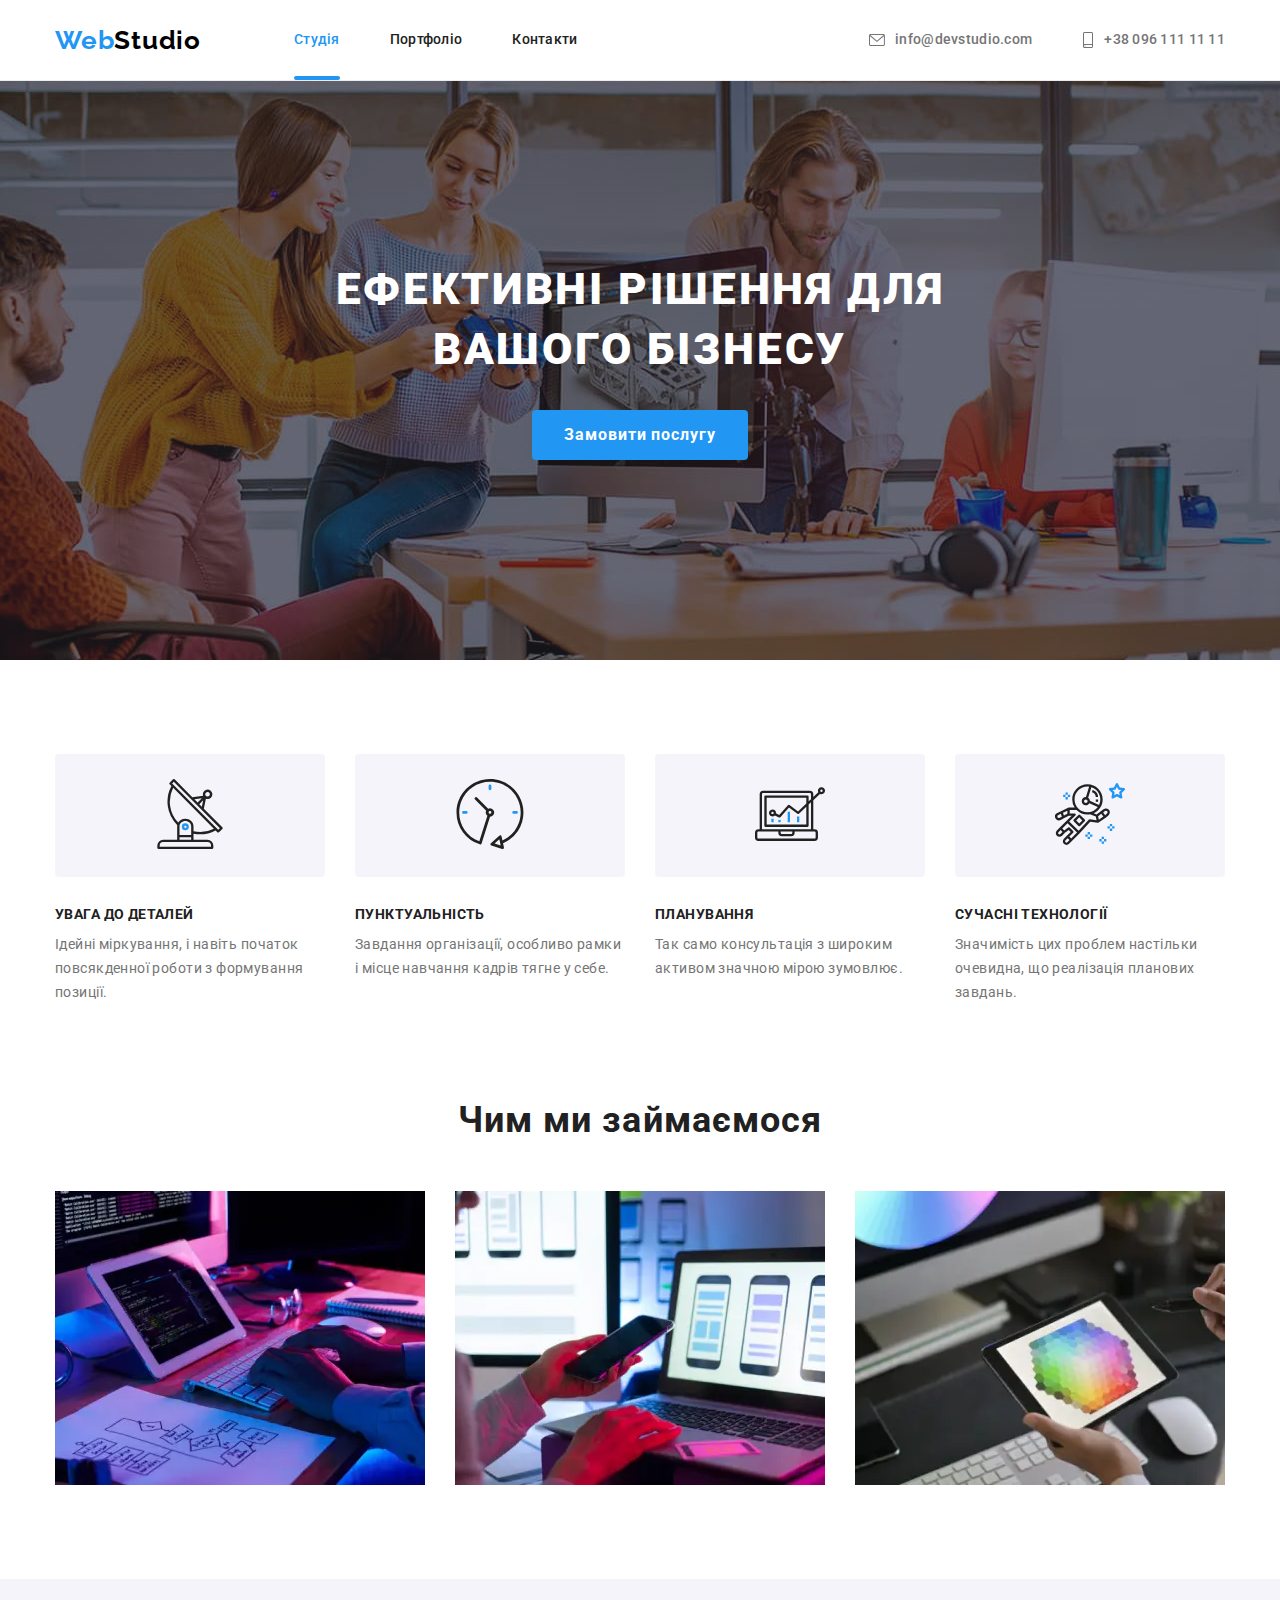
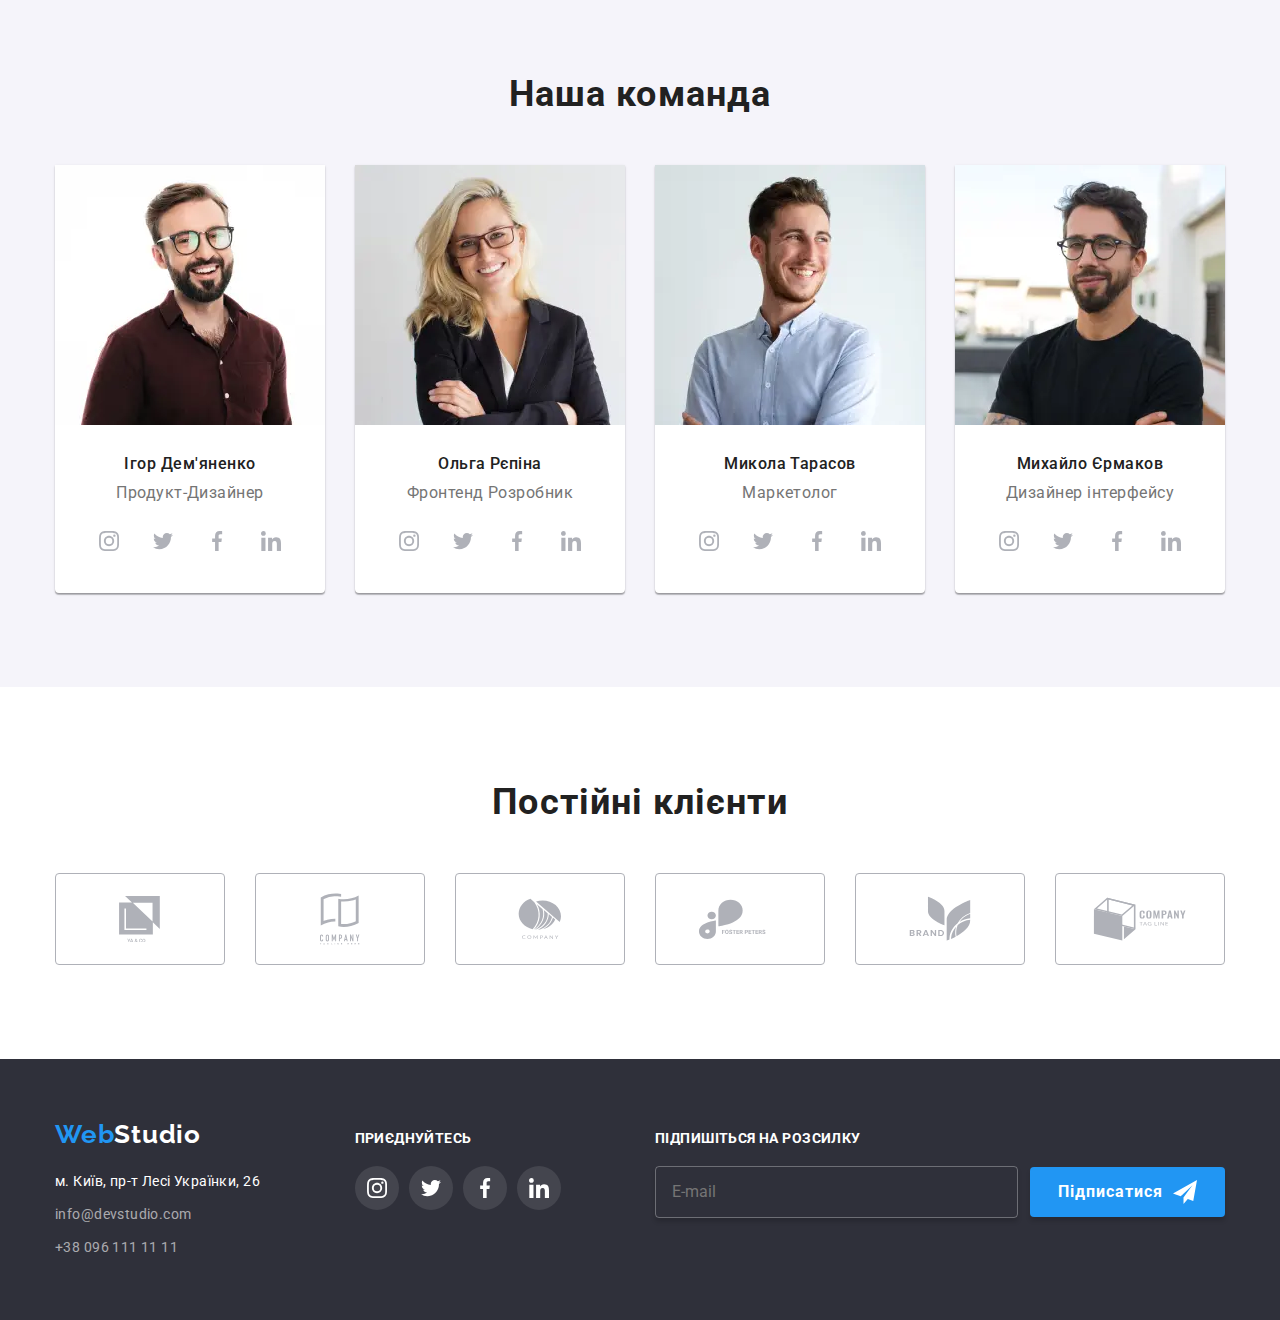
<file: index.html>
<!DOCTYPE html>
<html lang="uk">
  <head>
    <meta charset="UTF-8" />
    <meta http-equiv="X-UA-Compatible" content="IE=edge" />
    <meta name="viewport" content="width=device-width, initial-scale=1.0" />
    <title>Web Studio</title>

    <link rel="preconnect" href="https://fonts.googleapis.com" />
    <link rel="preconnect" href="https://fonts.gstatic.com" crossorigin />
    <link
      href="https://fonts.googleapis.com/css2?family=Raleway:wght@700&family=Roboto:wght@400;500;700;900&display=swap"
      rel="stylesheet"
    />

    <link rel="stylesheet" href="./css/modern-normalize.css" />

    <link rel="stylesheet" href="./css/main.min.css" />
  </head>

  <body>
    <header class="header">
      <div class="container header__container">
        <nav class="main-nav">
          <a href="./index.html" class="logo main-nav--logo"
            >Web<span class="logo__word-header">Studio</span></a
          >

          <button type="button" class="burger-btn" aria-expanded="false" data-menu-open>
            <svg
              class="burger-btn__image"
              width="24px"
              height="16px"
              aria-label="Відкривач мобільного меню"
            >
              <use class="burger-btn__burger" href="./images/icons.svg#icon-menu-burger"></use>
            </svg>
          </button>

          <div class="backdrop-menu backdrop-menu--is-hidden" data-menu>
            <div class="backdrop-menu__content">
              <button type="button" class="backdrop-menu__btn-cross" data-menu-close>
                <svg
                  class="burger-btn__image"
                  width="24px"
                  height="16px"
                  aria-label="Закривач мобільного меню"
                >
                  <use href="./images/icons.svg#icon-close-burger"></use>
                </svg>
              </button>
              <ul class="site-nav list">
                <li class="site-nav__item">
                  <a href="./index.html" class="link site-nav__link site-nav__link--current"
                    >Студія</a
                  >
                </li>
                <li class="site-nav__item">
                  <a href="./portfolio.html" class="link site-nav__link">Портфоліо</a>
                </li>
                <li class="site-nav__item"><a href="" class="link site-nav__link">Контакти</a></li>
              </ul>

              <div class="backdrop-menu__bottom">
                <ul class="info-nav list">
                  <li class="info-nav__item">
                    <a href="mailto:info@devstudio.com" class="link info-nav__link">
                      <svg class="info-nav__icon" width="16px" height="12px">
                        <use href="./images/icons.svg#icon-mail"></use>
                      </svg>

                      info@devstudio.com</a
                    >
                  </li>
                  <li class="info-nav__item">
                    <a href="tel:+380961111111" class="link info-nav__link">
                      <svg class="info-nav__icon" width="12px" height="16px">
                        <use href="./images/icons.svg#icon-tel"></use>
                      </svg>
                      +38 096 111 11 11</a
                    >
                  </li>
                </ul>
                <ul class="soc-nav list">
                  <li class="soc-nav__item">
                    <a href="" class="link soc-nav__link">Instagram</a>
                  </li>
                  <li class="soc-nav__item">
                    <a href="" class="link soc-nav__link">Twitter</a>
                  </li>
                  <li class="soc-nav__item">
                    <a href="" class="link soc-nav__link">Facebook</a>
                  </li>
                  <li class="soc-nav__item">
                    <a href="" class="link soc-nav__link">LinkedIn</a>
                  </li>
                </ul>
              </div>
            </div>
          </div>
        </nav>
      </div>
    </header>

    <main>
      <!-- Hero -->
      <section class="hero">
        <div class="container">
          <h1 class="hero__title">Ефективні рішення для вашого бізнесу</h1>
          <button type="button" class="button hero__button" data-modal-open>
            Замовити послугу
          </button>
        </div>

        <div class="backdrop backdrop--is-hidden" data-modal>
          <div class="modal">
            <button class="modal__btn-close" data-modal-close>
              <svg class="modal__cross-svg" width="11px" height="11px">
                <use href="./images/icons.svg#icon-cross"></use>
              </svg>
            </button>

            <form action="" class="modal-form" autocomplete="off">
              <p class="modal-form__title">Залиште свої дані, ми вам передзвонимо</p>

              <label class="label" name="name">
                <div class="label__name">Ім'я</div>

                <div class="input-wrapper">
                  <input type="text" class="input" name="name" required />
                  <svg class="input__icon" width="18px" height="18px">
                    <use href="./images/icons.svg#icon-person"></use>
                  </svg>
                </div>
              </label>

              <label class="label" name="telephone">
                <div class="label__name">Телефон</div>

                <div class="input-wrapper">
                  <input type="tel" class="input" name="telephone number" required />
                  <svg class="input__icon" width="18px" height="18px">
                    <use href="./images/icons.svg#icon-phone"></use>
                  </svg>
                </div>
              </label>

              <label class="label" name="email">
                <div class="label__name">Пошта</div>

                <div class="input-wrapper">
                  <input type="email" class="input" name="email" required />
                  <svg class="input__icon" width="18px" height="18px">
                    <use href="./images/icons.svg#icon-email-envelope"></use>
                  </svg>
                </div>
              </label>

              <label class="label" name="comment">
                <div class="label__name">Коментар</div>

                <div class="input-wrapper">
                  <textarea class="textarea" placeholder="Введіть текст" name="comment"></textarea>
                </div>
              </label>

              <div class="checkbox-wrapper">
                <label class="checkbox-wrapper__label" name="check-agree">
                  <input
                    type="checkbox"
                    class="checkbox-wrapper__checkbox"
                    name="agree link terms"
                    required
                  />
                  <span class="checkbox-wrapper__symbol">
                    <svg class="icon" width="16px" height="15px">
                      <use href="./images/icons.svg#icon-check"></use>
                    </svg>
                  </span>
                  Погоджуюся з розсилкою та приймаю</label
                >
                <a href="" class="checkbox-wrapper__link">Умови договору</a>
              </div>

              <button class="modal-button button" type="submit">Відправити</button>
            </form>
          </div>
        </div>
      </section>

      <section class="section section--without-botpadding">
        <div class="container">
          <h2 class="visually-hidden">Особливості</h2>

          <ul class="features list">
            <li class="features__item">
              <div class="features__image-wrapper">
                <svg class="features__image" width="70px" height="70px">
                  <use href="./images/icons.svg#icon-antenna"></use>
                </svg>
              </div>
              <h3 class="features__title">Увага до деталей</h3>
              <p class="features__describe">
                Ідейні міркування, і навіть початок повсякденної роботи з формування позиції.
              </p>
            </li>

            <li class="features__item">
              <div class="features__image-wrapper">
                <svg class="features__image" width="70px" height="70px">
                  <use href="./images/icons.svg#icon-clock"></use>
                </svg>
              </div>
              <h3 class="features__title">Пунктуальність</h3>
              <p class="features__describe">
                Завдання організації, особливо рамки і місце навчання кадрів тягне у себе.
              </p>
            </li>

            <li class="features__item">
              <div class="features__image-wrapper">
                <svg class="features__image" width="70px" height="70px">
                  <use href="./images/icons.svg#icon-comp"></use>
                </svg>
              </div>
              <h3 class="features__title">Планування</h3>
              <p class="features__describe">
                Так само консультація з широким активом значною мірою зумовлює.
              </p>
            </li>

            <li class="features__item">
              <div class="features__image-wrapper">
                <svg class="features__image" width="70px" height="70px">
                  <use href="./images/icons.svg#icon-astronaut"></use>
                </svg>
              </div>
              <h3 class="features__title">Сучасні технології</h3>
              <p class="features__describe">
                Значимість цих проблем настільки очевидна, що реалізація планових завдань.
              </p>
            </li>
          </ul>
        </div>
      </section>

      <section class="section section--is-absent">
        <div class="container">
          <h2 class="section__title">Чим ми займаємося</h2>
          <ul class="work-list list">
            <li class="work-list__item">
              <picture>
                <source
                  srcset="
                    ./images/index/computer/work1.webp    1x,
                    ./images/index/computer/work1@2x.webp 2x
                  "
                />
                <img
                  class="work-list__image"
                  srcset="
                    ./images/index/computer/work1.jpg    1x,
                    ./images/index/computer/work1@2x.jpg 2x
                  "
                  src="./images/index/computer/work1.jpg"
                  alt="Створюємо функціонал додатків"
                  width="370"
                  height="294"
                />
              </picture>

              <p class="work-list__title">Десктопні додатки</p>
            </li>
            <li class="work-list__item">
              <picture>
                <source
                  srcset="
                    ./images/index/computer/work2.webp    1x,
                    ./images/index/computer/work2@2x.webp 2x
                  "
                />
                <img
                  class="work-list__image"
                  srcset="
                    ./images/index/computer/work2.jpg    1x,
                    ./images/index/computer/work2@2x.jpg 2x
                  "
                  src="./images/index/computer/work2.jpg"
                  alt="Налаштовуємо інтерфейс додатків"
                  width="370"
                  height="294"
                />
              </picture>

              <p class="work-list__title">Мобільні додатки</p>
            </li>
            <li class="work-list__item">
              <picture>
                <source
                  srcset="
                    ./images/index/computer/work3.webp    1x,
                    ./images/index/computer/work3@2x.webp 2x
                  "
                />
                <img
                  class="work-list__image"
                  srcset="
                    ./images/index/computer/work3.jpg    1x,
                    ./images/index/computer/work3@2x.jpg 2x
                  "
                  src="./images/index/computer/work3.jpg"
                  alt="Оптимізуємо роботу додатків"
                  width="370"
                  height="294"
                />
              </picture>

              <p class="work-list__title">Дизайнерські рішення</p>
            </li>
          </ul>
        </div>
      </section>

      <section class="section section--team">
        <div class="container">
          <h2 class="section__title">Наша команда</h2>

          <ul class="team-list list">
            <li class="employee">
              <picture>
                <source
                  srcset="
                    ./images/index/computer/1team.webp    1x,
                    ./images/index/computer/1team@2x.webp 2x
                  "
                  media="(min-width:1200px)"
                />
                <source
                  srcset="
                    ./images/index/tablet/1team.webp    1x,
                    ./images/index/tablet/1team@2x.webp 2x
                  "
                  media="(min-width:768px)"
                />
                <source
                  srcset="
                    ./images/index/mobile/1team.webp    1x,
                    ./images/index/mobile/1team@2x.webp 2x
                  "
                  media="(max-width:767px)"
                />
                <source
                  srcset="
                    ./images/index/computer/1team.jpg    1x,
                    ./images/index/computer/1team@2x.jpg 2x
                  "
                  media="(min-width:1200px)"
                />
                <source
                  srcset="./images/index/tablet/1team.jpg 1x, ./images/index/tablet/1team@2x.jpg 2x"
                  media="(min-width:768px)"
                />

                <img
                  class="employee__image"
                  srcset="./images/index/mobile/1team.jpg 1px, ./images/index/mobile/1team@2x.jpg 2x"
                  src="./images/index/mobile/1team.jpg"
                  alt="Фото Ігора Дем'яненко"
                  width="450"
                  height="460"
                />
              </picture>

              <div class="employee__describe">
                <h3 class="employee__title">Ігор Дем'яненко</h3>
                <p class="employee__job">Продукт-Дизайнер</p>
                <ul class="soc-networks list">
                  <li class="soc-networks__item">
                    <a href="" class="soc-networks__link">
                      <svg class="soc-networks__icon" width="20px" height="20px">
                        <use href="./images/icons.svg#icon-instagram"></use>
                      </svg>
                    </a>
                  </li>
                  <li class="soc-networks__item">
                    <a href="" class="soc-networks__link">
                      <svg class="soc-networks__icon" width="20px" height="20px">
                        <use href="./images/icons.svg#icon-twitter"></use>
                      </svg>
                    </a>
                  </li>
                  <li class="soc-networks__item">
                    <a href="" class="soc-networks__link">
                      <svg class="soc-networks__icon" width="20px" height="20px">
                        <use href="./images/icons.svg#icon-facebook"></use>
                      </svg>
                    </a>
                  </li>
                  <li class="soc-networks__item">
                    <a href="" class="soc-networks__link">
                      <svg class="soc-networks__icon" width="20px" height="20px">
                        <use href="./images/icons.svg#icon-linkedin"></use>
                      </svg>
                    </a>
                  </li>
                </ul>
              </div>
            </li>

            <li class="employee">
              <picture>
                <source
                  srcset="
                    ./images/index/computer/2team.webp    1x,
                    ./images/index/computer/2team@2x.webp 2x
                  "
                  media="(min-width:1200px)"
                />
                <source
                  srcset="
                    ./images/index/tablet/2team.webp    1x,
                    ./images/index/tablet/2team@2x.webp 2x
                  "
                  media="(min-width:768px)"
                />
                <source
                  srcset="
                    ./images/index/mobile/2team.webp    1x,
                    ./images/index/mobile/2team@2x.webp 2x
                  "
                  media="(max-width:767px)"
                />
                <source
                  srcset="
                    ./images/index/computer/2team.jpg    1x,
                    ./images/index/computer/2team@2x.jpg 2x
                  "
                  media="(min-width:1200px)"
                />
                <source
                  srcset="./images/index/tablet/2team.jpg 1x, ./images/index/tablet/2team@2x.jpg 2x"
                  media="(min-width:768px)"
                />
                <img
                  class="employee__image"
                  srcset="./images/index/mobile/2team.jpg 1px, ./images/index/mobile/2team@2x.jpg 2x"
                  src="./images/index/mobile/2team.jpg"
                  alt="Фото Ольги Рєпіної"
                  width="450"
                  height="460"
                />
              </picture>

              <div class="employee__describe">
                <h3 class="employee__title">Ольга Рєпіна</h3>
                <p class="employee__job">Фронтенд Розробник</p>
                <ul class="soc-networks list">
                  <li class="soc-networks__item">
                    <a href="" class="soc-networks__link">
                      <svg class="soc-networks__icon" width="20px" height="20px">
                        <use href="./images/icons.svg#icon-instagram"></use>
                      </svg>
                    </a>
                  </li>
                  <li class="soc-networks__item">
                    <a href="" class="soc-networks__link">
                      <svg class="soc-networks__icon" width="20px" height="20px">
                        <use href="./images/icons.svg#icon-twitter"></use>
                      </svg>
                    </a>
                  </li>
                  <li class="soc-networks__item">
                    <a href="" class="soc-networks__link">
                      <svg class="soc-networks__icon" width="20px" height="20px">
                        <use href="./images/icons.svg#icon-facebook"></use>
                      </svg>
                    </a>
                  </li>
                  <li class="soc-networks__item">
                    <a href="" class="soc-networks__link">
                      <svg class="soc-networks__icon" width="20px" height="20px">
                        <use href="./images/icons.svg#icon-linkedin"></use>
                      </svg>
                    </a>
                  </li>
                </ul>
              </div>
            </li>

            <li class="employee">
              <picture>
                <source
                  srcset="
                    ./images/index/computer/3team.webp    1x,
                    ./images/index/computer/3team@2x.webp 2x
                  "
                  media="(min-width:1200px)"
                />
                <source
                  srcset="
                    ./images/index/tablet/3team.webp    1x,
                    ./images/index/tablet/3team@2x.webp 2x
                  "
                  media="(min-width:768px)"
                />
                <source
                  srcset="
                    ./images/index/mobile/3team.webp    1x,
                    ./images/index/mobile/3team@2x.webp 2x
                  "
                  media="(max-width:767px)"
                />
                <source
                  srcset="
                    ./images/index/computer/3team.jpg    1x,
                    ./images/index/computer/3team@2x.jpg 2x
                  "
                  media="(min-width:1200px)"
                />
                <source
                  srcset="./images/index/tablet/3team.jpg 1x, ./images/index/tablet/3team@2x.jpg 2x"
                  media="(min-width:768px)"
                />
                <img
                  class="employee__image"
                  srcset="./images/index/mobile/3team.jpg 1px, ./images/index/mobile/3team@2x.jpg 2x"
                  src="./images/index/mobile/3team.jpg"
                  alt="Фото Миколи Тарасова"
                  width="450"
                  height="460"
                />
              </picture>

              <div class="employee__describe">
                <h3 class="employee__title">Микола Тарасов</h3>
                <p class="employee__job">Маркетолог</p>
                <ul class="soc-networks list">
                  <li class="soc-networks__item">
                    <a href="" class="soc-networks__link">
                      <svg class="soc-networks__icon" width="20px" height="20px">
                        <use href="./images/icons.svg#icon-instagram"></use>
                      </svg>
                    </a>
                  </li>
                  <li class="soc-networks__item">
                    <a href="" class="soc-networks__link">
                      <svg class="soc-networks__icon" width="20px" height="20px">
                        <use href="./images/icons.svg#icon-twitter"></use>
                      </svg>
                    </a>
                  </li>
                  <li class="soc-networks__item">
                    <a href="" class="soc-networks__link">
                      <svg class="soc-networks__icon" width="20px" height="20px">
                        <use href="./images/icons.svg#icon-facebook"></use>
                      </svg>
                    </a>
                  </li>
                  <li class="soc-networks__item">
                    <a href="" class="soc-networks__link">
                      <svg class="soc-networks__icon" width="20px" height="20px">
                        <use href="./images/icons.svg#icon-linkedin"></use>
                      </svg>
                    </a>
                  </li>
                </ul>
              </div>
            </li>

            <li class="employee">
              <picture>
                <source
                  srcset="
                    ./images/index/computer/4team.webp    1x,
                    ./images/index/computer/4team@2x.webp 2x
                  "
                  media="(min-width:1200px)"
                />
                <source
                  srcset="
                    ./images/index/tablet/4team.webp    1x,
                    ./images/index/tablet/4team@2x.webp 2x
                  "
                  media="(min-width:768px)"
                />
                <source
                  srcset="
                    ./images/index/mobile/4team.webp    1x,
                    ./images/index/mobile/4team@2x.webp 2x
                  "
                  media="(max-width:767px)"
                />
                <source
                  srcset="
                    ./images/index/computer/4team.jpg    1x,
                    ./images/index/computer/4team@2x.jpg 2x
                  "
                  media="(min-width:1200px)"
                />
                <source
                  srcset="./images/index/tablet/4team.jpg 1x, ./images/index/tablet/4team@2x.jpg 2x"
                  media="(min-width:768px)"
                />
                <img
                  class="employee__image"
                  srcset="./images/index/mobile/4team.jpg 1px, ./images/index/mobile/4team@2x.jpg 2x"
                  src="./images/index/mobile/4team.jpg"
                  alt="Фото Михайла Єрмакова"
                  width="450"
                  height="460"
                />
              </picture>

              <div class="employee__describe">
                <h3 class="employee__title">Михайло Єрмаков</h3>
                <p class="employee__job">Дизайнер інтерфейсу</p>
                <ul class="soc-networks list">
                  <li class="soc-networks__item">
                    <a href="" class="soc-networks__link">
                      <svg class="soc-networks__icon" width="20px" height="20px">
                        <use href="./images/icons.svg#icon-instagram"></use>
                      </svg>
                    </a>
                  </li>
                  <li class="soc-networks__item">
                    <a href="" class="soc-networks__link">
                      <svg class="soc-networks__icon" width="20px" height="20px">
                        <use href="./images/icons.svg#icon-twitter"></use>
                      </svg>
                    </a>
                  </li>
                  <li class="soc-networks__item">
                    <a href="" class="soc-networks__link">
                      <svg class="soc-networks__icon" width="20px" height="20px">
                        <use href="./images/icons.svg#icon-facebook"></use>
                      </svg>
                    </a>
                  </li>
                  <li class="soc-networks__item">
                    <a href="" class="soc-networks__link">
                      <svg class="soc-networks__icon" width="20px" height="20px">
                        <use href="./images/icons.svg#icon-linkedin"></use>
                      </svg>
                    </a>
                  </li>
                </ul>
              </div>
            </li>
          </ul>
        </div>
      </section>

      <section class="section">
        <div class="container">
          <h2 class="section__title">Постійні клієнти</h2>

          <ul class="clients-list list">
            <li class="clients-list__item">
              <a href="" class="clients-list__link">
                <svg class="clients-list__image" width="41px" height="46.7px">
                  <use href="./images/icons.svg#icon-company1"></use>
                </svg>
              </a>
            </li>

            <li class="clients-list__item">
              <a href="" class="clients-list__link">
                <svg class="clients-list__image" width="40px" height="52px">
                  <use href="./images/icons.svg#icon-company2"></use>
                </svg>
              </a>
            </li>

            <li class="clients-list__item">
              <a href="" class="clients-list__link">
                <svg class="clients-list__image" width="43.46px" height="41.18px">
                  <use href="./images/icons.svg#icon-company3"></use>
                </svg>
              </a>
            </li>

            <li class="clients-list__item">
              <a href="" class="clients-list__link">
                <svg class="clients-list__image" width="84.44px" height="40.62px">
                  <use href="./images/icons.svg#icon-company4"></use>
                </svg>
              </a>
            </li>

            <li class="clients-list__item">
              <a href="" class="clients-list__link">
                <svg class="clients-list__image" width="62.54px" height="45.43px">
                  <use href="./images/icons.svg#icon-company5"></use>
                </svg>
              </a>
            </li>

            <li class="clients-list__item">
              <a href="" class="clients-list__link">
                <svg class="clients-list__image" width="93.79px" height="43.93px">
                  <use href="./images/icons.svg#icon-company6"></use>
                </svg>
              </a>
            </li>
          </ul>
        </div>
      </section>
    </main>

    <footer class="footer">
      <div class="container container--column-list">
        <div class="column footer__column-first">
          <a href="./index.html" class="logo logo--footer"
            >Web<span class="logo__word-footer">Studio</span></a
          >
          <address class="contact-address">
            <ul class="address-list list">
              <li class="address-list__item">
                <a
                  href="https://goo.gl/maps/bpXMitdXSqZiNbTf6"
                  target="_blank"
                  rel="noopener noreferrer"
                  class="address-list__link link"
                  >м. Київ, пр-т Лесі Українки, 26</a
                >
              </li>
              <li class="address-list__item">
                <a href="mailto:info@devstudio.com" class="address-list__link link"
                  >info@devstudio.com</a
                >
              </li>
              <li class="address-list__item">
                <a href="tel:+380961111111" class="address-list__link link">+38 096 111 11 11</a>
              </li>
            </ul>
          </address>
        </div>
        <div class="column footer__column-second">
          <p class="column__title">приєднуйтесь</p>
          <ul class="join-list list">
            <li class="join-list__item">
              <a href="" class="join-list__link">
                <svg class="join-list__icon" width="20px" height="20px">
                  <use href="./images/icons.svg#icon-instagram"></use>
                </svg>
              </a>
            </li>
            <li class="join-list__item">
              <a href="" class="join-list__link">
                <svg class="join-list__icon" width="20px" height="20px">
                  <use href="./images/icons.svg#icon-twitter"></use>
                </svg>
              </a>
            </li>
            <li class="join-list__item">
              <a href="" class="join-list__link">
                <svg class="join-list__icon" width="20px" height="20px">
                  <use href="./images/icons.svg#icon-facebook"></use>
                </svg>
              </a>
            </li>
            <li class="join-list__item">
              <a href="" class="join-list__link">
                <svg class="join-list__icon" width="20px" height="20px">
                  <use href="./images/icons.svg#icon-linkedin"></use>
                </svg>
              </a>
            </li>
          </ul>
        </div>
        <div class="column footer__column-third">
          <p class="column__title">Підпишіться на розсилку</p>
          <form class="subscribe-form">
            <input
              class="subscribe-form__input"
              type="email"
              name="subscribe-email"
              placeholder="E-mail"
            />

            <button class="button subscribe-form__button" type="submit">
              Підписатися
              <span class="button__icon-plane">
                <svg class="icon-plane" width="24px" height="24px">
                  <use href="./images/icons.svg#icon-message-plane"></use>
                </svg>
              </span>
            </button>
          </form>
        </div>
      </div>
    </footer>

    <script src="./js/modal.js"></script>
    <!-- <script src="./js/mobile.js"></script> -->
  </body>
</html>
</file>
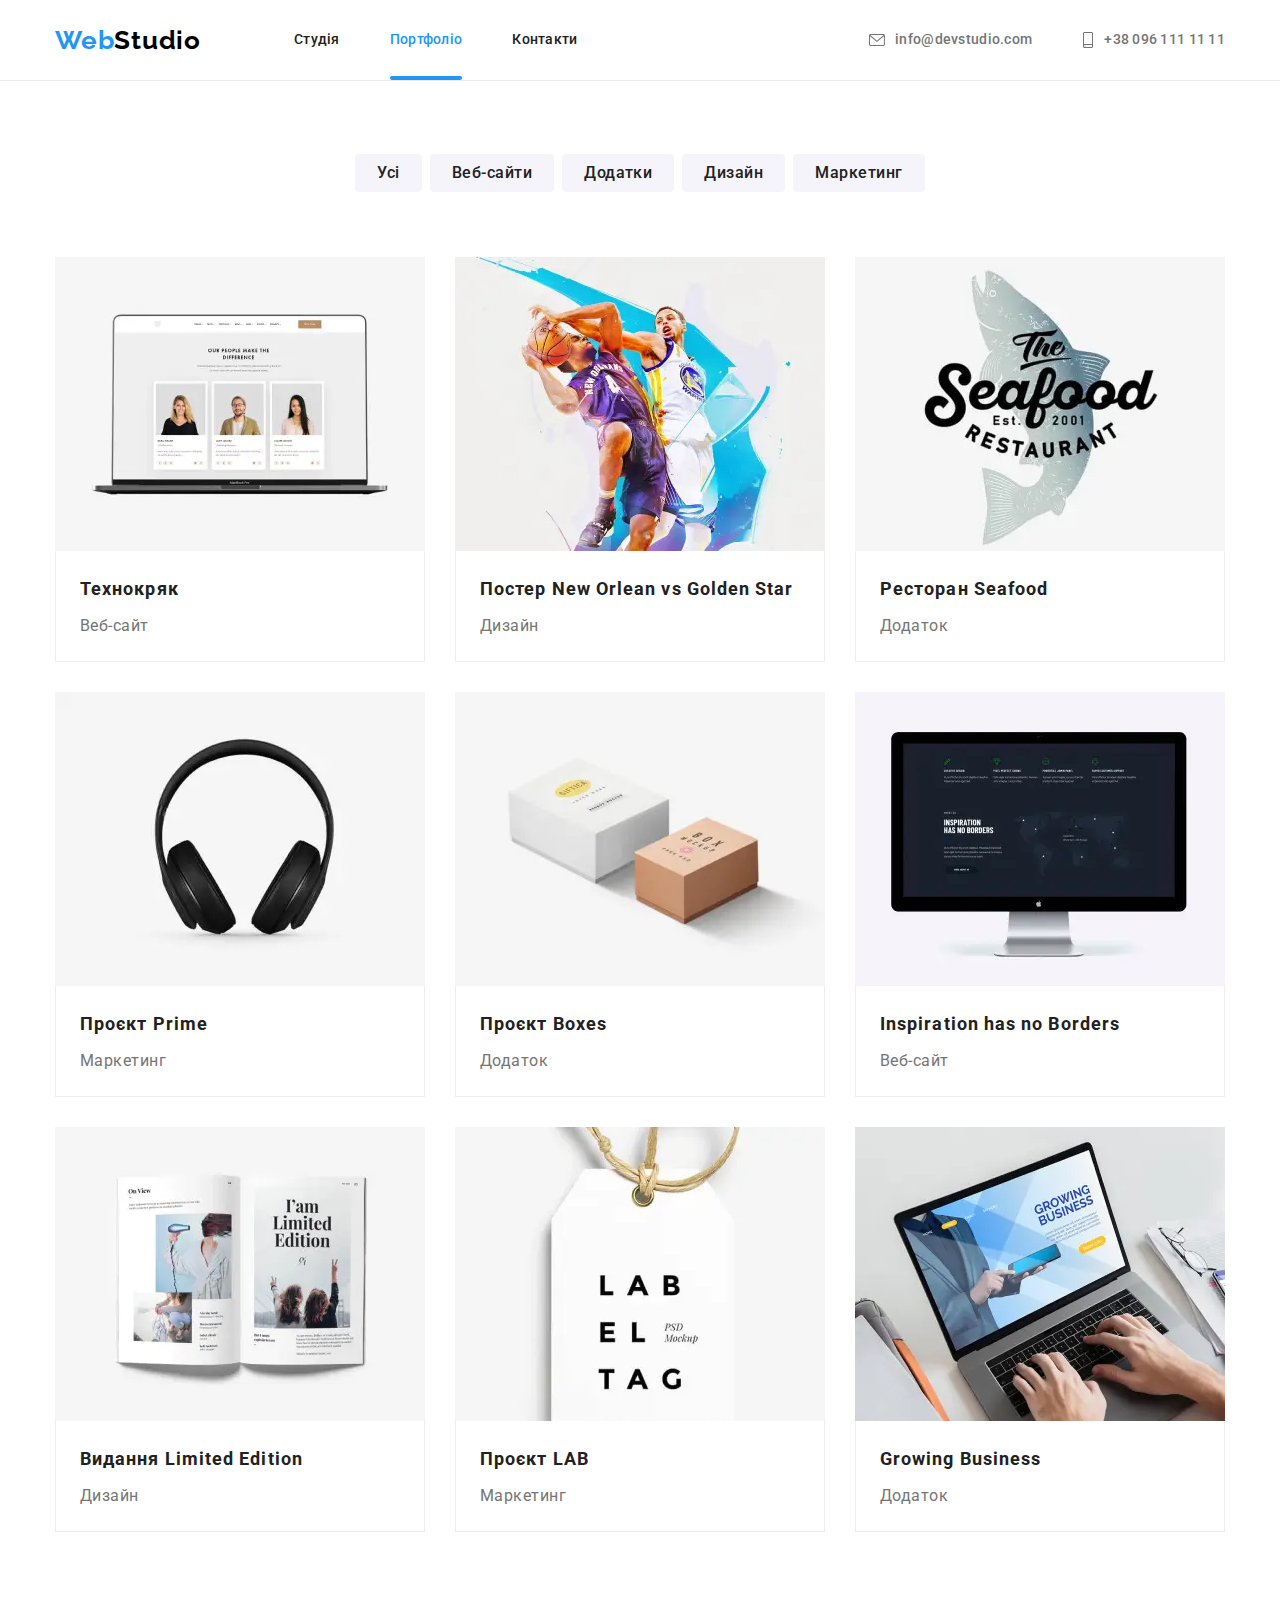
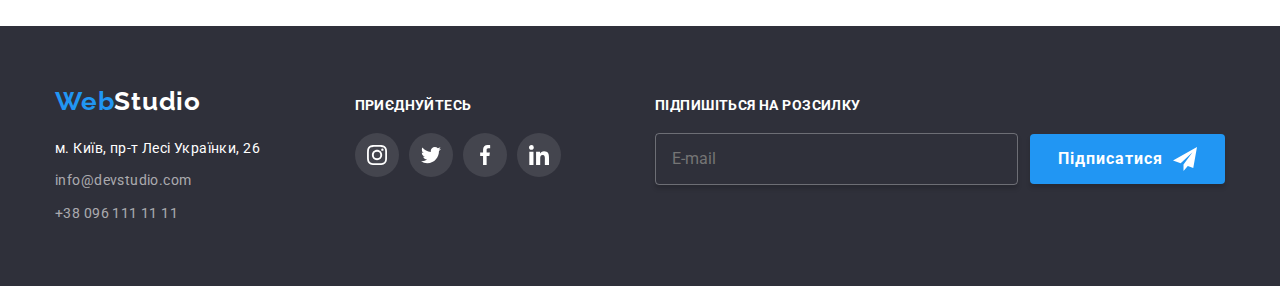
<file: portfolio.html>
<!DOCTYPE html>
<html lang="uk">
  <head>
    <meta charset="UTF-8" />
    <meta http-equiv="X-UA-Compatible" content="IE=edge" />
    <meta name="viewport" content="width=device-width, initial-scale=1.0" />
    <title>Homework 8</title>

    <link rel="preconnect" href="https://fonts.googleapis.com" />
    <link rel="preconnect" href="https://fonts.gstatic.com" crossorigin />
    <link
      href="https://fonts.googleapis.com/css2?family=Raleway:wght@700&family=Roboto:wght@400;500;700;900&display=swap"
      rel="stylesheet"
    />
    <link rel="stylesheet" href="./css/modern-normalize.css" />
    <link rel="stylesheet" href="./css/portfolio.min.css" />
  </head>

  <body>
    <header class="header">
      <div class="container header__container">
        <nav class="main-nav">
          <a href="./index.html" class="logo main-nav--logo"
            >Web<span class="logo__word-header">Studio</span></a
          >

          <button type="button" class="burger-btn" aria-expanded="false" data-menu-open>
            <svg
              class="burger-btn__image"
              width="24px"
              height="16px"
              aria-label="Відкривач мобільного меню"
            >
              <use class="burger-btn__burger" href="./images/icons.svg#icon-menu-burger"></use>
            </svg>
          </button>

          <div class="backdrop-menu backdrop-menu--is-hidden" data-menu>
            <div class="backdrop-menu__content">
              <button type="button" class="backdrop-menu__btn-cross" data-menu-close>
                <svg
                  class="burger-btn__image"
                  width="24px"
                  height="16px"
                  aria-label="Закривач мобільного меню"
                >
                  <use href="./images/icons.svg#icon-close-burger"></use>
                </svg>
              </button>
              <ul class="site-nav list">
                <li class="site-nav__item">
                  <a href="./index.html" class="link site-nav__link">Студія</a>
                </li>
                <li class="site-nav__item">
                  <a href="./portfolio.html" class="link site-nav__link site-nav__link--current"
                    >Портфоліо</a
                  >
                </li>
                <li class="site-nav__item"><a href="" class="link site-nav__link">Контакти</a></li>
              </ul>

              <div class="backdrop-menu__bottom">
                <ul class="info-nav list">
                  <li class="info-nav__item">
                    <a href="mailto:info@devstudio.com" class="link info-nav__link">
                      <svg class="info-nav__icon" width="16px" height="12px">
                        <use href="./images/icons.svg#icon-mail"></use>
                      </svg>
                      info@devstudio.com</a
                    >
                  </li>
                  <li class="info-nav__item">
                    <a href="tel:+380961111111" class="link info-nav__link">
                      <svg class="info-nav__icon" width="12px" height="16px">
                        <use href="./images/icons.svg#icon-tel"></use>
                      </svg>
                      +38 096 111 11 11</a
                    >
                  </li>
                </ul>
                <ul class="soc-nav list">
                  <li class="soc-nav__item">
                    <a href="" class="link soc-nav__link">Instagram</a>
                  </li>
                  <li class="soc-nav__item">
                    <a href="" class="link soc-nav__link">Twitter</a>
                  </li>
                  <li class="soc-nav__item">
                    <a href="" class="link soc-nav__link">Facebook</a>
                  </li>
                  <li class="soc-nav__item">
                    <a href="" class="link soc-nav__link">LinkedIn</a>
                  </li>
                </ul>
              </div>
            </div>
          </div>
        </nav>
      </div>
    </header>

    <main>
      <section class="section">
        <div class="container">
          <h1 class="visually-hidden">Приклади портфоліо</h1>

          <ul class="button-list list">
            <li class="button-list__item">
              <button class="button-list__button" type="button">Усі</button>
            </li>
            <li class="button-list__item">
              <button class="button-list__button" type="button">Веб-сайти</button>
            </li>
            <li class="button-list__item">
              <button class="button-list__button" type="button">Додатки</button>
            </li>
            <li class="button-list__item">
              <button class="button-list__button" type="button">Дизайн</button>
            </li>
            <li class="button-list__item">
              <button class="button-list__button" type="button">Маркетинг</button>
            </li>
          </ul>

          <ul class="examples-list list">
            <li class="porfolio">
              <a href="" class="porfolio__link link">
                <div class="porfolio__top-part">
                  <picture>
                    <source
                      srcset="
                        ./images/portfolio/computer/employment1.webp    1x,
                        ./images/portfolio/computer/employment1@2x.webp 2x
                      "
                      media="(min-width:1200px)"
                    />
                    <source
                      srcset="
                        ./images/portfolio/tablet/employment1.webp    1x,
                        ./images/portfolio/tablet/employment1@2x.webp 2x
                      "
                      media="(min-width:768px)"
                    />
                    <source
                      srcset="
                        ./images/portfolio/mobile/employment1.webp    1x,
                        ./images/portfolio/mobile/employment1@2x.webp 2x
                      "
                      media="(max-width:767px)"
                    />
                    <source
                      srcset="
                        ./images/portfolio/computer/employment1.jpg    1x,
                        ./images/portfolio/computer/employment1@2x.jpg 2x
                      "
                      media="(min-width:1200px)"
                    />
                    <source
                      srcset="
                        ./images/portfolio/tablet/employment1.jpg    1x,
                        ./images/portfolio/tablet/employment1@2x.jpg 2x
                      "
                      media="(min-width:768px)"
                    />
                    <img
                      class="porfolio__image"
                      srcset="
                        ./images/portfolio/mobile/employment1.jpg    1x,
                        ./images/portfolio/mobile/employment1@2x.jpg 2x
                      "
                      src="./images/portfolio/mobile/employment1.jpg"
                      alt="Ноутбук з веб-сайтом"
                      width="450"
                      height="294"
                    />
                  </picture>
                  <div class="porfolio__backdrop">
                    <p class="porfolio__text">
                      Ресурс пропонує комплексні пропозиції з різним рівнем функціоналу та сервісів.
                      Все це дозволить відвідувачу отримати вичерпні відомості про компанію чи
                      приватну особу.
                    </p>
                  </div>
                </div>

                <div class="porfolio__bottom-part">
                  <h2 class="porfolio__title">Технокряк</h2>
                  <p class="porfolio__type">Веб-сайт</p>
                </div>
              </a>
            </li>

            <li class="porfolio">
              <a href="" class="porfolio__link link">
                <div class="porfolio__top-part">
                  <picture>
                    <source
                      srcset="
                        ./images/portfolio/computer/employment2.webp    1x,
                        ./images/portfolio/computer/employment2@2x.webp 2x
                      "
                      media="(min-width:1200px)"
                    />
                    <source
                      srcset="
                        ./images/portfolio/tablet/employment2.webp    1x,
                        ./images/portfolio/tablet/employment2@2x.webp 2x
                      "
                      media="(min-width:768px)"
                    />
                    <source
                      srcset="
                        ./images/portfolio/mobile/employment2.webp    1x,
                        ./images/portfolio/mobile/employment2@2x.webp 2x
                      "
                      media="(max-width:767px)"
                    />
                    <source
                      srcset="
                        ./images/portfolio/computer/employment2.jpg    1x,
                        ./images/portfolio/computer/employment2@2x.jpg 2x
                      "
                      media="(min-width:1200px)"
                    />
                    <source
                      srcset="
                        ./images/portfolio/tablet/employment2.jpg    1x,
                        ./images/portfolio/tablet/employment2@2x.jpg 2x
                      "
                      media="(min-width:768px)"
                    />
                    <img
                      class="porfolio__image"
                      srcset="
                        ./images/portfolio/mobile/employment2.jpg    1x,
                        ./images/portfolio/mobile/employment2@2x.jpg 2x
                      "
                      src="./images/portfolio/mobile/employment2.jpg"
                      alt="Постер двох баскетбольних команд"
                      width="450"
                      height="294"
                    />
                  </picture>
                  <div class="porfolio__backdrop">
                    <p class="porfolio__text">
                      Ресурс пропонує комплексні пропозиції з різним рівнем функціоналу та сервісів.
                      Все це дозволить відвідувачу отримати вичерпні відомості про компанію чи
                      приватну особу.
                    </p>
                  </div>
                </div>
                <div class="porfolio__bottom-part">
                  <h2 class="porfolio__title">Постер New Orlean vs Golden Star</h2>
                  <p class="porfolio__type">Дизайн</p>
                </div>
              </a>
            </li>

            <li class="porfolio">
              <a href="" class="porfolio__link link">
                <div class="porfolio__top-part">
                  <picture>
                    <source
                      srcset="
                        ./images/portfolio/computer/employment3.webp    1x,
                        ./images/portfolio/computer/employment3@2x.webp 2x
                      "
                      media="(min-width:1200px)"
                    />
                    <source
                      srcset="
                        ./images/portfolio/tablet/employment3.webp    1x,
                        ./images/portfolio/tablet/employment3@2x.webp 2x
                      "
                      media="(min-width:768px)"
                    />
                    <source
                      srcset="
                        ./images/portfolio/mobile/employment3.webp    1x,
                        ./images/portfolio/mobile/employment3@2x.webp 2x
                      "
                      media="(max-width:767px)"
                    />
                    <source
                      srcset="
                        ./images/portfolio/computer/employment3.jpg    1x,
                        ./images/portfolio/computer/employment3@2x.jpg 2x
                      "
                      media="(min-width:1200px)"
                    />
                    <source
                      srcset="
                        ./images/portfolio/tablet/employment3.jpg    1x,
                        ./images/portfolio/tablet/employment3@2x.jpg 2x
                      "
                      media="(min-width:768px)"
                    />
                    <img
                      class="porfolio__image"
                      srcset="
                        ./images/portfolio/mobile/employment3.jpg    1x,
                        ./images/portfolio/mobile/employment3@2x.jpg 2x
                      "
                      src="./images/portfolio/mobile/employment3.jpg"
                      alt="Логотип рибного ресторану"
                      width="450"
                      height="294"
                    />
                  </picture>
                  <div class="porfolio__backdrop">
                    <p class="porfolio__text">
                      Ресурс пропонує комплексні пропозиції з різним рівнем функціоналу та сервісів.
                      Все це дозволить відвідувачу отримати вичерпні відомості про компанію чи
                      приватну особу.
                    </p>
                  </div>
                </div>
                <div class="porfolio__bottom-part">
                  <h2 class="porfolio__title">Ресторан Seafood</h2>
                  <p class="porfolio__type">Додаток</p>
                </div>
              </a>
            </li>

            <li class="porfolio">
              <a href="" class="porfolio__link link">
                <div class="porfolio__top-part">
                  <picture>
                    <source
                      srcset="
                        ./images/portfolio/computer/employment4.webp    1x,
                        ./images/portfolio/computer/employment4@2x.webp 2x
                      "
                      media="(min-width:1200px)"
                    />
                    <source
                      srcset="
                        ./images/portfolio/tablet/employment4.webp    1x,
                        ./images/portfolio/tablet/employment4@2x.webp 2x
                      "
                      media="(min-width:768px)"
                    />
                    <source
                      srcset="
                        ./images/portfolio/mobile/employment4.webp    1x,
                        ./images/portfolio/mobile/employment4@2x.webp 2x
                      "
                      media="(max-width:767px)"
                    />
                    <source
                      srcset="
                        ./images/portfolio/computer/employment4.jpg    1x,
                        ./images/portfolio/computer/employment4@2x.jpg 2x
                      "
                      media="(min-width:1200px)"
                    />
                    <source
                      srcset="
                        ./images/portfolio/tablet/employment4.jpg    1x,
                        ./images/portfolio/tablet/employment4@2x.jpg 2x
                      "
                      media="(min-width:768px)"
                    />
                    <img
                      class="porfolio__image"
                      srcset="
                        ./images/portfolio/mobile/employment4.jpg    1x,
                        ./images/portfolio/mobile/employment4@2x.jpg 2x
                      "
                      src="./images/portfolio/mobile/employment4.jpg"
                      alt="Навушники"
                      width="450"
                      height="294"
                    />
                  </picture>
                  <div class="porfolio__backdrop">
                    <p class="porfolio__text">
                      Ресурс пропонує комплексні пропозиції з різним рівнем функціоналу та сервісів.
                      Все це дозволить відвідувачу отримати вичерпні відомості про компанію чи
                      приватну особу.
                    </p>
                  </div>
                </div>
                <div class="porfolio__bottom-part">
                  <h2 class="porfolio__title">Проєкт Prime</h2>
                  <p class="porfolio__type">Маркетинг</p>
                </div>
              </a>
            </li>

            <li class="porfolio">
              <a href="" class="porfolio__link link">
                <div class="porfolio__top-part">
                  <picture>
                    <source
                      srcset="
                        ./images/portfolio/computer/employment5.webp    1x,
                        ./images/portfolio/computer/employment5@2x.webp 2x
                      "
                      media="(min-width:1200px)"
                    />
                    <source
                      srcset="
                        ./images/portfolio/tablet/employment5.webp    1x,
                        ./images/portfolio/tablet/employment5@2x.webp 2x
                      "
                      media="(min-width:768px)"
                    />
                    <source
                      srcset="
                        ./images/portfolio/mobile/employment5.webp    1x,
                        ./images/portfolio/mobile/employment5@2x.webp 2x
                      "
                      media="(max-width:767px)"
                    />
                    <source
                      srcset="
                        ./images/portfolio/computer/employment5.jpg    1x,
                        ./images/portfolio/computer/employment5@2x.jpg 2x
                      "
                      media="(min-width:1200px)"
                    />
                    <source
                      srcset="
                        ./images/portfolio/tablet/employment5.jpg    1x,
                        ./images/portfolio/tablet/employment5@2x.jpg 2x
                      "
                      media="(min-width:768px)"
                    />
                    <img
                      class="porfolio__image"
                      srcset="
                        ./images/portfolio/mobile/employment5.jpg    1x,
                        ./images/portfolio/mobile/employment5@2x.jpg 2x
                      "
                      src="./images/portfolio/mobile/employment5.jpg"
                      alt="Дві картонні коробки"
                      width="450"
                      height="294"
                    />
                  </picture>
                  <div class="porfolio__backdrop">
                    <p class="porfolio__text">
                      Ресурс пропонує комплексні пропозиції з різним рівнем функціоналу та сервісів.
                      Все це дозволить відвідувачу отримати вичерпні відомості про компанію чи
                      приватну особу.
                    </p>
                  </div>
                </div>
                <div class="porfolio__bottom-part">
                  <h2 class="porfolio__title">Проєкт Boxes</h2>
                  <p class="porfolio__type">Додаток</p>
                </div>
              </a>
            </li>

            <li class="porfolio">
              <a href="" class="porfolio__link link">
                <div class="porfolio__top-part">
                  <picture>
                    <source
                      srcset="
                        ./images/portfolio/computer/employment6.webp    1x,
                        ./images/portfolio/computer/employment6@2x.webp 2x
                      "
                      media="(min-width:1200px)"
                    />
                    <source
                      srcset="
                        ./images/portfolio/tablet/employment6.webp    1x,
                        ./images/portfolio/tablet/employment6@2x.webp 2x
                      "
                      media="(min-width:768px)"
                    />
                    <source
                      srcset="
                        ./images/portfolio/mobile/employment6.webp    1x,
                        ./images/portfolio/mobile/employment6@2x.webp 2x
                      "
                      media="(max-width:767px)"
                    />
                    <source
                      srcset="
                        ./images/portfolio/computer/employment6.jpg    1x,
                        ./images/portfolio/computer/employment6@2x.jpg 2x
                      "
                      media="(min-width:1200px)"
                    />
                    <source
                      srcset="
                        ./images/portfolio/tablet/employment6.jpg    1x,
                        ./images/portfolio/tablet/employment6@2x.jpg 2x
                      "
                      media="(min-width:768px)"
                    />
                    <img
                      class="porfolio__image"
                      srcset="
                        ./images/portfolio/mobile/employment6.jpg    1x,
                        ./images/portfolio/mobile/employment6@2x.jpg 2x
                      "
                      src="./images/portfolio/mobile/employment6.jpg"
                      alt="Веб-сайт на комп'ютерному моніторі"
                      width="450"
                      height="294"
                    />
                  </picture>
                  <div class="porfolio__backdrop">
                    <p class="porfolio__text">
                      Ресурс пропонує комплексні пропозиції з різним рівнем функціоналу та сервісів.
                      Все це дозволить відвідувачу отримати вичерпні відомості про компанію чи
                      приватну особу.
                    </p>
                  </div>
                </div>
                <div class="porfolio__bottom-part">
                  <h2 class="porfolio__title">Inspiration has no Borders</h2>
                  <p class="porfolio__type">Веб-сайт</p>
                </div>
              </a>
            </li>

            <li class="porfolio">
              <a href="" class="porfolio__link link">
                <div class="porfolio__top-part">
                  <picture>
                    <source
                      srcset="
                        ./images/portfolio/computer/employment7.webp    1x,
                        ./images/portfolio/computer/employment7@2x.webp 2x
                      "
                      media="(min-width:1200px)"
                    />
                    <source
                      srcset="
                        ./images/portfolio/tablet/employment7.webp    1x,
                        ./images/portfolio/tablet/employment7@2x.webp 2x
                      "
                      media="(min-width:768px)"
                    />
                    <source
                      srcset="
                        ./images/portfolio/mobile/employment7.webp    1x,
                        ./images/portfolio/mobile/employment7@2x.webp 2x
                      "
                      media="(max-width:767px)"
                    />
                    <source
                      srcset="
                        ./images/portfolio/computer/employment7.jpg    1x,
                        ./images/portfolio/computer/employment7@2x.jpg 2x
                      "
                      media="(min-width:1200px)"
                    />
                    <source
                      srcset="
                        ./images/portfolio/tablet/employment7.jpg    1x,
                        ./images/portfolio/tablet/employment7@2x.jpg 2x
                      "
                      media="(min-width:768px)"
                    />
                    <img
                      class="porfolio__image"
                      srcset="
                        ./images/portfolio/mobile/employment7.jpg    1x,
                        ./images/portfolio/mobile/employment7@2x.jpg 2x
                      "
                      src="./images/portfolio/mobile/employment7.jpg"
                      alt="Книга з назвою: я - лімітована версія "
                      width="450"
                      height="294"
                    />
                  </picture>
                  <div class="porfolio__backdrop">
                    <p class="porfolio__text">
                      Ресурс пропонує комплексні пропозиції з різним рівнем функціоналу та сервісів.
                      Все це дозволить відвідувачу отримати вичерпні відомості про компанію чи
                      приватну особу.
                    </p>
                  </div>
                </div>
                <div class="porfolio__bottom-part">
                  <h2 class="porfolio__title">Видання Limited Edition</h2>
                  <p class="porfolio__type">Дизайн</p>
                </div>
              </a>
            </li>

            <li class="porfolio">
              <a href="" class="porfolio__link link">
                <div class="porfolio__top-part">
                  <picture>
                    <source
                      srcset="
                        ./images/portfolio/computer/employment8.webp    1x,
                        ./images/portfolio/computer/employment8@2x.webp 2x
                      "
                      media="(min-width:1200px)"
                    />
                    <source
                      srcset="
                        ./images/portfolio/tablet/employment8.webp    1x,
                        ./images/portfolio/tablet/employment8@2x.webp 2x
                      "
                      media="(min-width:768px)"
                    />
                    <source
                      srcset="
                        ./images/portfolio/mobile/employment8.webp    1x,
                        ./images/portfolio/mobile/employment8@2x.webp 2x
                      "
                      media="(max-width:767px)"
                    />
                    <source
                      srcset="
                        ./images/portfolio/computer/employment8.jpg    1x,
                        ./images/portfolio/computer/employment8@2x.jpg 2x
                      "
                      media="(min-width:1200px)"
                    />
                    <source
                      srcset="
                        ./images/portfolio/tablet/employment8.jpg    1x,
                        ./images/portfolio/tablet/employment8@2x.jpg 2x
                      "
                      media="(min-width:768px)"
                    />
                    <img
                      class="porfolio__image"
                      srcset="
                        ./images/portfolio/mobile/employment8.jpg    1x,
                        ./images/portfolio/mobile/employment8@2x.jpg 2x
                      "
                      src="./images/portfolio/mobile/employment8.jpg"
                      alt="Бирка для одягу з брендом"
                      width="450"
                      height="294"
                    />
                  </picture>
                  <div class="porfolio__backdrop">
                    <p class="porfolio__text">
                      Ресурс пропонує комплексні пропозиції з різним рівнем функціоналу та сервісів.
                      Все це дозволить відвідувачу отримати вичерпні відомості про компанію чи
                      приватну особу.
                    </p>
                  </div>
                </div>
                <div class="porfolio__bottom-part">
                  <h2 class="porfolio__title">Проєкт LAB</h2>
                  <p class="porfolio__type">Маркетинг</p>
                </div>
              </a>
            </li>

            <li class="porfolio">
              <a href="" class="porfolio__link link">
                <div class="porfolio__top-part">
                  <picture>
                    <source
                      srcset="
                        ./images/portfolio/computer/employment9.webp    1x,
                        ./images/portfolio/computer/employment9@2x.webp 2x
                      "
                      media="(min-width:1200px)"
                    />
                    <source
                      srcset="
                        ./images/portfolio/tablet/employment9.webp    1x,
                        ./images/portfolio/tablet/employment9@2x.webp 2x
                      "
                      media="(min-width:768px)"
                    />
                    <source
                      srcset="
                        ./images/portfolio/mobile/employment9.webp    1x,
                        ./images/portfolio/mobile/employment9@2x.webp 2x
                      "
                      media="(max-width:767px)"
                    />
                    <source
                      srcset="
                        ./images/portfolio/computer/employment9.jpg    1x,
                        ./images/portfolio/computer/employment9@2x.jpg 2x
                      "
                      media="(min-width:1200px)"
                    />
                    <source
                      srcset="
                        ./images/portfolio/tablet/employment9.jpg    1x,
                        ./images/portfolio/tablet/employment9@2x.jpg 2x
                      "
                      media="(min-width:768px)"
                    />
                    <img
                      class="porfolio__image"
                      srcset="
                        ./images/portfolio/mobile/employment9.jpg    1x,
                        ./images/portfolio/mobile/employment9@2x.jpg 2x
                      "
                      src="./images/portfolio/mobile/employment9.jpg"
                      alt="Ноутбук з веб-сайтом"
                      width="450"
                      height="294"
                    />
                  </picture>
                  <div class="porfolio__backdrop">
                    <p class="porfolio__text">
                      Ресурс пропонує комплексні пропозиції з різним рівнем функціоналу та сервісів.
                      Все це дозволить відвідувачу отримати вичерпні відомості про компанію чи
                      приватну особу.
                    </p>
                  </div>
                </div>
                <div class="porfolio__bottom-part">
                  <h2 class="porfolio__title">Growing Business</h2>
                  <p class="porfolio__type">Додаток</p>
                </div>
              </a>
            </li>
          </ul>
        </div>
      </section>
    </main>

    <footer class="footer">
      <div class="container container--column-list">
        <div class="column footer__column-first">
          <a href="./index.html" class="logo logo--footer"
            >Web<span class="logo__word-footer">Studio</span></a
          >
          <address class="contact-address">
            <ul class="address-list list">
              <li class="address-list__item">
                <a
                  href="https://goo.gl/maps/bpXMitdXSqZiNbTf6"
                  target="_blank"
                  rel="noopener noreferrer"
                  class="address-list__link link"
                  >м. Київ, пр-т Лесі Українки, 26</a
                >
              </li>
              <li class="address-list__item">
                <a href="mailto:info@devstudio.com" class="address-list__link link"
                  >info@devstudio.com</a
                >
              </li>
              <li class="address-list__item">
                <a href="tel:+380961111111" class="address-list__link link">+38 096 111 11 11</a>
              </li>
            </ul>
          </address>
        </div>
        <div class="column footer__column-second">
          <p class="column__title">приєднуйтесь</p>
          <ul class="join-list list">
            <li class="join-list__item">
              <a href="" class="join-list__link">
                <svg class="join-list__icon" width="20px" height="20px">
                  <use href="./images/icons.svg#icon-instagram"></use>
                </svg>
              </a>
            </li>
            <li class="join-list__item">
              <a href="" class="join-list__link">
                <svg class="join-list__icon" width="20px" height="20px">
                  <use href="./images/icons.svg#icon-twitter"></use>
                </svg>
              </a>
            </li>
            <li class="join-list__item">
              <a href="" class="join-list__link">
                <svg class="join-list__icon" width="20px" height="20px">
                  <use href="./images/icons.svg#icon-facebook"></use>
                </svg>
              </a>
            </li>
            <li class="join-list__item">
              <a href="" class="join-list__link">
                <svg class="join-list__icon" width="20px" height="20px">
                  <use href="./images/icons.svg#icon-linkedin"></use>
                </svg>
              </a>
            </li>
          </ul>
        </div>
        <div class="column footer__column-third">
          <p class="column__title">Підпишіться на розсилку</p>
          <form class="subscribe-form">
            <input
              class="subscribe-form__input"
              type="email"
              name="subscribe-email"
              placeholder="E-mail"
            />

            <button class="button subscribe-form__button" type="submit">
              Підписатися
              <span class="button__icon-plane">
                <svg class="icon-plane" width="24px" height="24px">
                  <use href="./images/icons.svg#icon-message-plane"></use>
                </svg>
              </span>
            </button>
          </form>
        </div>
      </div>
    </footer>

    <script src="./js/modal.js"></script>
    <!-- <script src="./js/mobile.js"></script> -->
  </body>
</html>
</file>
<file: css/main.min.css>
:root{--primary-text-color: #757575;--full-black-color: #000000;--secondary-black-color: #212121;--accent-blue-color: #2196f3;--primary-white-color: #ffffff;--dark-background: #2f303a;--gray-background: #f5f4fa;--gray-opacity-color: #ffffff99;--card-border-background: #eeeeee;--gray-header-border: #ececec;--btn-background-color: #188ce8;--icon-soc-networks-color: #afb1b8;--background-dark-color: #2f303acc;--background-backdrop: #00000033;--transition-standart: 250ms cubic-bezier(0.4, 0, 0.2, 1);--input-border-color: #21212133}.visually-hidden{position:absolute;white-space:nowrap;width:1px;height:1px;overflow:hidden;border:0;padding:0;clip:rect(0 0 0 0);-webkit-clip-path:inset(50%);clip-path:inset(50%);margin:-1px}.checkbox-wrapper__label,.main-nav,.button__icon-plane,.subscribe-form__button{display:flex;align-items:center}.join-list__link,.clients-list__link,.modal__btn-close,.soc-networks__link{display:flex;align-items:center;justify-content:center}h1,h2,h3,h4,h5,h6,p{margin:0}img{display:block;max-width:100%;height:auto}button{display:block;cursor:pointer;border:none;border-radius:4px}body{font-family:"Roboto",sans-serif;font-size:14px;letter-spacing:.03em;background-color:var(--primary-white-color);color:var(--primary-text-color)}body.modal-open{overflow:hidden}main{margin-top:60px}.link{text-decoration:none}.list{list-style:none;margin:0;padding-left:0}.section{padding-top:60px;padding-bottom:60px}.section__title{margin-bottom:30px;font-weight:700;font-size:28px;line-height:1.17;letter-spacing:.03em;text-align:center;color:var(--secondary-black-color)}@media(min-width: 1200px){.section{padding-top:94px;padding-bottom:94px}.section--without-botpadding{padding-bottom:0}.section__title{margin-bottom:50px;font-size:36px}}.container{padding:0 15px;margin:0 auto;width:100%}@media(min-width: 480px){.container{max-width:480px}}@media(min-width: 768px){.container{max-width:768px}}@media(min-width: 1200px){.container{max-width:1200px}}.button{font-family:inherit;color:var(--primary-white-color);background-color:var(--accent-blue-color);transition:background-color var(--transition-standart)}.button-list{display:flex;flex-wrap:wrap;margin-bottom:25px}.button-list__item:not(:last-child){margin-right:8px}.button-list__item{margin-bottom:15px}@media(min-width: 481px){.button-list{justify-content:center}}@media(min-width: 1200px){.button-list{margin-bottom:50px}}.button-list__button{padding:6px 22px;font-weight:500;font-size:16px;line-height:1.62;letter-spacing:.03em;text-align:center;color:var(--secondary-black-color);background-color:var(--gray-background);transition:background-color var(--transition-standart),color var(--transition-standart),box-shadow var(--transition-standart)}.button-list__button:hover,.button-list__button:focus{color:var(--primary-white-color);background-color:var(--accent-blue-color);box-shadow:0px 2px 2px 0px rgba(0,0,0,.1215686275),0px 1px 2px 0px rgba(0,0,0,.0784313725),0px 3px 1px 0px rgba(0,0,0,.1019607843)}.modal-button{margin-left:auto;margin-right:auto;width:200px;padding:10px 52px;font-weight:700;font-size:16px;line-height:1.88;letter-spacing:.06em;color:var(--primary-white-color);background-color:var(--accent-blue-color);box-shadow:0px 4px 4px 0px rgba(0,0,0,.1490196078);transition:background-color var(--transition-standart)}.modal-button:hover,.modal-button:focus{background-color:var(--btn-background-color)}.subscribe-form__button{margin-left:auto;margin-right:auto;padding:10px 31px;font-weight:700;font-size:16px;line-height:1.88;letter-spacing:.06em;box-shadow:0px 4px 4px 0px rgba(0,0,0,.1490196078)}.subscribe-form__button:hover,.subscribe-form__button:focus{background-color:var(--btn-background-color)}@media(min-width: 1200px){.subscribe-form__button{display:flex;align-items:center;height:100%;width:200px;padding:10px 28px}}.button__icon-plane{margin-left:12px}@media(min-width: 1200px){.button__icon-plane{margin-left:10px}}.logo{display:inline-block;color:var(--accent-blue-color);font-family:"Raleway",sans-serif;font-style:normal;font-weight:700;font-size:24px;line-height:1.17;letter-spacing:.03em;text-decoration:none}.logo__word-header{padding:0;color:var(--full-black-color)}.logo__word-footer{padding:0;color:var(--primary-white-color)}.logo--footer{margin-bottom:20px}@media(min-width: 1200px){.logo{font-size:26px;line-height:1.19}}.main-nav--logo{padding-top:16px;padding-bottom:16px}@media(min-width: 481px){.main-nav--logo{padding-top:23px;padding-bottom:23px}}.burger-btn{display:inline-flex;margin:0;padding:12px 8px;background-color:rgba(0,0,0,0)}@media(min-width: 768px){.burger-btn{display:none}}.burger-btn__image{fill:currentColor}.soc-networks{display:flex;margin-top:16px;justify-content:center}.soc-networks__item:not(:last-child){margin-right:10px}.soc-networks__icon{fill:currentColor}.soc-networks__link{width:44px;height:44px;border:none;border-radius:50%;color:var(--icon-soc-networks-color);transition:color var(--transition-standart),background-color var(--transition-standart)}.soc-networks__link:hover,.soc-networks__link:focus{background-color:var(--accent-blue-color);color:var(--primary-white-color)}.header{position:relative;position:fixed;left:0;right:0;top:0;background-color:var(--primary-white-color);border-bottom:1px solid var(--gray-header-border);background-color:var(--primary-white-color);z-index:5}.backdrop-menu{position:fixed;top:0;left:0;bottom:0;right:0;background-color:var(--primary-white-color);overflow-y:scroll;transform:translateX(0);transition:transform var(--transition-standart)}.backdrop-menu__content{display:flex;flex-direction:column;height:100%;padding:48px 40px}.backdrop-menu--is-hidden{transform:translateX(100%);pointer-events:none}.backdrop-menu__btn-cross{position:absolute;right:0;top:0;width:40px;height:40px;margin-top:10px;margin-right:15px;background-color:rgba(0,0,0,0);color:--secondary-black-color;transition:color var(--transition-standart)}.backdrop-menu__btn-cross:focus,.backdrop-menu__btn-cross:hover{color:var(--accent-blue-color)}@media(min-width: 768px){.backdrop-menu{position:static;overflow:auto;width:100%}.backdrop-menu__content{flex-direction:row;align-items:center;justify-content:space-between;padding:0}.backdrop-menu--is-hidden{transform:none;pointer-events:all}.backdrop-menu__btn-cross{display:none}}.main-nav{justify-content:space-between}.site-nav__item:not(:last-child){margin-bottom:32px}.site-nav__link{display:block;color:var(--secondary-black-color);font-weight:500;font-size:40px;line-height:1.17;letter-spacing:.02em;transition:color var(--transition-standart)}.site-nav__link:hover,.site-nav__link:focus{color:var(--accent-blue-color)}@media(min-width: 768px){.main-nav{justify-content:normal}.site-nav{display:flex;justify-content:center;width:100%}.site-nav__item:not(:last-child){margin-right:50px;margin-bottom:0}.site-nav__link{position:relative;padding:28px 0;font-size:14px;line-height:1.14}.site-nav__link--current{color:var(--accent-blue-color)}.site-nav__link--current::after{content:"";display:block;position:absolute;left:0;bottom:0;width:100%;height:4px;border-radius:2px;background-color:var(--accent-blue-color)}}@media(min-width: 1200px){.site-nav{display:flex;width:auto;margin-left:93px}.site-nav__item:not(:last-child){margin-right:50px}.site-nav__link{padding:32px 0}}.backdrop-menu__bottom{margin-top:auto}.info-nav{display:flex;flex-direction:column-reverse;margin-bottom:64px}.info-nav__item:last-child{margin-bottom:32px}.info-nav__icon{display:none}.info-nav__link{display:flex;align-items:center;color:var(--primary-text-color);font-weight:500;font-size:24px;line-height:1.16;letter-spacing:.02em;transition:color var(--transition-standart)}.info-nav__link:hover,.info-nav__link:focus{color:var(--btn-background-color)}.info-nav__link[href^=tel]{color:var(--accent-blue-color);font-weight:500;font-size:34px;line-height:1.17;letter-spacing:.02em}.info-nav__link[href^=tel]:hover,.info-nav__link[href^=tel]:focus{color:var(--btn-background-color)}@media(max-width: 480px){.info-nav__link[href^=tel]{font-size:24px}}@media(min-width: 768px){.backdrop-menu__bottom{margin:0}.info-nav{flex-direction:column;padding-top:21px;padding-bottom:21px;margin:0}.info-nav__item:last-child{margin-top:10px;margin-bottom:0}.info-nav__link{font-size:12px;line-height:1.17}.info-nav__link:hover,.info-nav__link:focus{color:var(--btn-background-color)}.info-nav__icon{display:inline-block;fill:currentColor;margin-right:8px}.info-nav__link[href^=tel]{color:inherit;font-size:12px;line-height:1.17;transition:color var(--transition-standart)}.info-nav__link[href^=tel]:hover,.info-nav__link[href^=tel]:focus{color:var(--accent-blue-color)}}@media(min-width: 768px)and (max-width: 480px){.info-nav__link[href^=tel]{font-size:24px}}@media(min-width: 1200px){.info-nav{flex-direction:row;padding:0}.info-nav__item:last-child{margin:0;margin-left:50px}.info-nav__link{font-size:14px;line-height:1.14;padding:32px 0}.info-nav__link[href^=tel]{font-size:14px;line-height:1.14;padding:32px 0}.info-nav__icon{margin-right:10px}}.soc-nav{display:flex;flex-wrap:wrap;position:relative;row-gap:15px}.soc-nav__item:not(:last-child){margin-right:10px;padding-right:10px;border-right:1px solid var(--input-border-color)}.soc-nav__link{font-weight:500;font-size:18px;line-height:1.2;letter-spacing:.02em;color:var(--accent-blue-color)}.soc-nav__link:hover,.soc-nav__link:focus{color:var(--btn-background-color)}@media(min-width: 768px){.soc-nav{display:none}}.hero{padding:118px 0;margin-left:auto;margin-right:auto;max-width:480px;background-color:var(--dark-background);background-image:linear-gradient(rgba(47, 48, 58, 0.4), rgba(47, 48, 58, 0.4)),url("../images/index/mobile/main-bacgr.jpg");background-repeat:no-repeat;background-position:center;background-size:cover;text-align:center}@media(min-device-pixel-ratio: 2),(-webkit-min-device-pixel-ratio: 2),(min-resolution: 192dpi),(min-resolution: 2dppx){.hero{background-image:linear-gradient(rgba(47, 48, 58, 0.4), rgba(47, 48, 58, 0.4)),url("../images/index/mobile/main-bacgr@2x.jpg")}}@media(min-width: 768px){.hero{background-image:linear-gradient(rgba(47, 48, 58, 0.4), rgba(47, 48, 58, 0.4)),url("../images/index/tablet/main-bacgr.jpg")}}@media(min-width: 768px)and (min-device-pixel-ratio: 2),(min-width: 768px)and (-webkit-min-device-pixel-ratio: 2),(min-width: 768px)and (min-resolution: 192dpi),(min-width: 768px)and (min-resolution: 2dppx){.hero{background-image:linear-gradient(rgba(47, 48, 58, 0.4), rgba(47, 48, 58, 0.4)),url("../images/index/tablet/main-bacgr@2x.jpg")}}@media(min-width: 1200px){.hero{background-image:linear-gradient(rgba(47, 48, 58, 0.4), rgba(47, 48, 58, 0.4)),url("../images/index/computer/main-bacgr.jpg")}}@media(min-width: 1200px)and (min-device-pixel-ratio: 2),(min-width: 1200px)and (-webkit-min-device-pixel-ratio: 2),(min-width: 1200px)and (min-resolution: 192dpi),(min-width: 1200px)and (min-resolution: 2dppx){.hero{background-image:linear-gradient(rgba(47, 48, 58, 0.4), rgba(47, 48, 58, 0.4)),url("../images/index/computer/main-bacgr@2x.jpg")}}.hero__title{max-width:360px;margin:0 auto 30px;color:var(--primary-white-color);font-weight:900;font-size:26px;line-height:1.61;letter-spacing:.06em;text-transform:uppercase}.hero__button{margin-left:auto;margin-right:auto;padding:10px 24px;font-weight:700;font-size:16px;line-height:1.88;letter-spacing:.06em}.hero__button:hover,.hero__button:focus{background-color:var(--btn-background-color)}@media(min-width: 768px){.hero{max-width:768px}}@media(min-width: 1200px){.hero{padding:200px 0;max-width:1600px;height:600px}.hero__title{max-width:none;width:696px;font-weight:900;font-size:44px;line-height:1.36;letter-spacing:.06em}.hero__button{padding:10px 32px}}.backdrop{position:fixed;top:0;left:0;bottom:0;right:0;background-color:var(--background-backdrop);opacity:1;transition:opacity var(--transition-standart);z-index:10;overflow-y:scroll}.backdrop--is-hidden{opacity:0;pointer-events:none}.backdrop--is-hidden .modal{transform:translate(-50%, -50%) scale(1.1)}.modal{position:absolute;left:50%;top:70%;width:300px;background-color:var(--primary-white-color);box-shadow:0px 2px 1px 0px rgba(0,0,0,.2),0px 1px 1px 0px rgba(0,0,0,.1411764706),0px 1px 3px 0px rgba(0,0,0,.1215686275);transform:translate(-50%, -50%) scale(1);transition:transform var(--transition-standart)}@media(min-width: 375px){.modal{width:350px}}@media(min-width: 480px){.modal{width:400px}}@media(min-width: 768px){.modal{top:50%;width:450px}}@media(min-width: 1200px){.modal{width:528px}}.modal__btn-close{position:absolute;right:8px;top:8px;width:30px;height:30px;border:1px solid rgba(0,0,0,.1019607843);border-radius:50%;cursor:pointer;color:var(--accent-blue-color);background-color:rgba(0,0,0,0)}.modal__cross-svg{transition:fill var(--transition-standart)}.modal__btn-close:hover .modal__cross-svg,.modal__btn-close:focus .modal__cross-svg{fill:currentColor}.modal-form{display:flex;flex-direction:column;text-align:left;padding:40px}.modal-form__title{margin-bottom:12px;font-weight:700;font-size:20px;line-height:1.5;text-align:center;color:var(--secondary-black-color)}.label+.label{margin-top:10px}.label__name{display:block;margin-bottom:4px;font-size:12px;line-height:1.16;letter-spacing:.01em}.input-wrapper{position:relative}.input{display:block;width:100%;padding-left:42px;padding-top:12px;padding-bottom:12px;border:1px solid var(--input-border-color);border-radius:4px;transition:border-color var(--transition-standart)}@media(min-width: 1200px){.input{padding-top:11px;padding-bottom:11px}}.input:focus-visible,.textarea:focus-visible{outline:none}.label:focus-within .input,.label:focus-within .textarea,.label:hover .input,.label:hover .textarea,.form__checkbox:focus~.icon-check{border-color:var(--accent-blue-color)}.input__icon{position:absolute;top:50%;left:12px;transform:translateY(-50%);transition:fill var(--transition-standart)}.label:focus-within .input~.input__icon{fill:var(--accent-blue-color)}.textarea{width:100%;height:120px;padding:12px 16px;resize:none;border:1px solid var(--input-border-color);border-radius:4px;font-size:14px;line-height:1.14;letter-spacing:.01em;transition:border-color var(--transition-standart)}@media(min-width: 1200px){.textarea{font-size:12px;line-height:1.16}}.textarea::-moz-placeholder{color:rgba(117,117,117,.5019607843)}.textarea:-ms-input-placeholder{color:rgba(117,117,117,.5019607843)}.textarea::placeholder{color:rgba(117,117,117,.5019607843)}.checkbox-wrapper{position:relative;display:flex;justify-content:center;align-items:baseline;margin-top:20px;margin-bottom:30px}.checkbox-wrapper__label{font-size:12px;line-height:1.16;cursor:pointer;margin-left:18px}.checkbox-wrapper__checkbox{position:absolute;white-space:nowrap;width:1px;height:1px;overflow:hidden;border:0;padding:0;clip:rect(0 0 0 0);-webkit-clip-path:inset(50%);clip-path:inset(50%);margin:-1px}@media(max-width: 767px){.checkbox-wrapper{flex-wrap:wrap}.checkbox-wrapper__label{margin-left:30px;margin-top:3px}.checkbox-wrapper__link{margin-top:20px;margin-bottom:-10px}}.checkbox-wrapper__symbol{position:absolute;left:0;top:-1px;display:flex;align-self:center;border:2px solid #000;border-radius:2px}.checkbox-wrapper__checkbox:checked~.checkbox-wrapper__symbol{background-color:var(--accent-blue-color);border-color:rgba(0,0,0,0)}@media(min-width: 1200px){.checkbox-wrapper{justify-content:start;align-items:center}.checkbox-wrapper__label{line-height:1.71}.checkbox-wrapper__symbol{margin-right:8.38px;position:static;border-radius:3px}}.checkbox-wrapper__link{display:inline-block;margin-left:4px;font-weight:400;font-size:12px;line-height:1.6;color:var(--accent-blue-color);text-decoration:none;transition:transform var(--transition-standart)}.checkbox-wrapper__link:hover,.checkbox-wrapper__link:focus{transform:scale(1.05);text-decoration:underline}.features__item:not(:last-child){margin-bottom:30px}@media(min-width: 768px){.features{display:flex;flex-wrap:wrap;margin:-15px}.features__item:not(:last-child){margin-bottom:0}.features__item{margin:15px;width:calc((100% - 60px)/2)}}.features__image-wrapper{padding-top:25px;padding-bottom:25px;text-align:center;margin-bottom:30px;background-color:var(--gray-background);border-radius:4px}.features__title{margin-bottom:10px;font-weight:700;font-size:14px;line-height:1.14;letter-spacing:.03em;text-transform:uppercase;color:var(--secondary-black-color)}@media(max-width: 767px){.features__title{text-align:center}}.features__describe{font-size:14px;line-height:1.71;letter-spacing:.03em}@media(min-width: 1200px){.features__item{width:calc((100% - 120px)/4)}}.section--is-absent{display:none}@media(min-width: 1200px){.section--is-absent{display:block}.work-list{display:flex;gap:30px}.work-list__item{position:relative;margin-top:0;margin-bottom:0;overflow:hidden}.work-list__image{display:block}.work-list__title{position:absolute;bottom:0;left:0;display:flex;align-items:center;justify-content:center;width:100%;height:70px;font-weight:700;line-height:1.14;text-transform:uppercase;color:var(--primary-white-color);background-color:var(--background-dark-color);transform:translateY(100%);transition:transform var(--transition-standart)}.work-list__item:hover .work-list__title{transform:translateY(0)}}.section--team{background-color:var(--gray-background)}.team-list{display:flex;justify-content:center;flex-wrap:wrap}@media(min-width: 768px){.team-list{margin:-15px}}@media(max-width: 767px){.employee:not(:last-child){margin-bottom:30px}}.employee{background-color:var(--primary-white-color);box-shadow:0px 1px 3px rgba(0,0,0,.12),0px 1px 1px rgba(0,0,0,.14),0px 2px 1px rgba(0,0,0,.2);border-radius:0px 0px 4px 4px}@media(max-width: 767px){.employee{max-width:450px;width:100%}}.employee__describe{padding-top:30px;padding-bottom:24px}.employee__title,.employee__job{font-weight:400;font-size:16px;line-height:1.18;letter-spacing:.03em;text-align:center}.employee__title{margin-bottom:10px;font-weight:500;color:var(--secondary-black-color)}@media(min-width: 768px){.employee{margin:15px;width:calc((100% - 60px)/2)}}@media(min-width: 1200px){.employee{width:calc((100% - 120px)/4)}.employee__describe{padding-bottom:30px}}.clients-list{display:flex;flex-wrap:wrap;margin:-15px}.clients-list__item{width:calc((100% - 60px)/2);margin:15px}.clients-list__image{fill:currentColor}@media(min-width: 768px){.clients-list__item{width:calc((100% - 90px)/3)}}@media(min-width: 1200px){.clients-list__item{width:calc((100% - 180px)/6)}}.clients-list__link{height:92px;border:1px solid var(--icon-soc-networks-color);border-radius:4px;color:var(--icon-soc-networks-color);transition:border-color var(--transition-standart),color var(--transition-standart)}.clients-list__link:hover,.clients-list__link:focus{border-color:var(--accent-blue-color);color:var(--accent-blue-color)}.footer{padding-top:60px;padding-bottom:60px;background-color:var(--dark-background)}.column:not(:last-child){margin-bottom:60px}.column{display:flex;flex-direction:column;align-items:center}@media(min-width: 768px){.container--column-list{display:flex;flex-wrap:wrap;justify-content:space-evenly;align-items:baseline}}@media(min-width: 1200px){.column{align-items:flex-start}.container--column-list{flex-wrap:nowrap;justify-content:space-between}.column:not(:last-child){margin-right:70px;margin-bottom:0}}.contact-address{font-style:normal;text-align:center}@media(min-width: 1200px){.contact-address{text-align:left}}.address-list__link{color:var(--gray-opacity-color);line-height:1.71;transition:color var(--transition-standart)}.address-list__link[href*=maps]{color:var(--primary-white-color);transition:color var(--transition-standart)}.address-list__link:hover,.address-list__link:focus{color:var(--accent-blue-color)}.address-list__item:not(:last-child){margin-bottom:8px}@media(min-width: 1200px){.address-list__item:not(:last-child){margin-bottom:9px}}.column__title{margin-bottom:20px;font-weight:700;line-height:1.14;text-transform:uppercase;color:var(--primary-white-color)}.join-list{display:flex}.join-list__item:not(:last-child){margin-right:10px}.join-list__icon{fill:currentColor}.join-list__link{padding:12px;border:none;border-radius:50%;background-color:rgba(255,255,255,.1019607843);color:var(--primary-white-color);transition:background-color var(--transition-standart)}.join-list__link:hover,.join-list__link:focus{background-color:var(--accent-blue-color)}@media(min-width: 1200px){.footer__column-second{margin-right:auto}.column__title{line-height:1.16}}@media(min-width: 481px){.footer__column-third{width:100%}}.subscribe-form{display:block;width:100%}.subscribe-form__input{display:block;margin-right:auto;margin-left:auto;width:100%;max-width:450px;padding:15px 16px;margin-bottom:20px;color:var(--gray-opacity-color);font-size:16px;line-height:1.25;border:1px solid rgba(255,255,255,.3019607843);border-radius:4px;box-shadow:0px 4px 4px 0px rgba(0,0,0,.1490196078);background-color:rgba(0,0,0,0);transition:border-color var(--transition-standart)}.subscribe-form__input:focus-visible,.subscribe-form__input:focus{outline:none;border-color:var(--accent-blue-color)}@media(min-width: 1200px){.footer__column-third{width:570px}.subscribe-form{display:flex;align-items:baseline}.subscribe-form__input{margin-right:12px}}/*# sourceMappingURL=main.min.css.map */
</file>
<file: css/portfolio.min.css>
:root{--primary-text-color: #757575;--full-black-color: #000000;--secondary-black-color: #212121;--accent-blue-color: #2196f3;--primary-white-color: #ffffff;--dark-background: #2f303a;--gray-background: #f5f4fa;--gray-opacity-color: #ffffff99;--card-border-background: #eeeeee;--gray-header-border: #ececec;--btn-background-color: #188ce8;--icon-soc-networks-color: #afb1b8;--background-dark-color: #2f303acc;--background-backdrop: #00000033;--transition-standart: 250ms cubic-bezier(0.4, 0, 0.2, 1);--input-border-color: #21212133}.visually-hidden{position:absolute;white-space:nowrap;width:1px;height:1px;overflow:hidden;border:0;padding:0;clip:rect(0 0 0 0);-webkit-clip-path:inset(50%);clip-path:inset(50%);margin:-1px}.main-nav,.button__icon-plane,.subscribe-form__button{display:flex;align-items:center}.join-list__link,.soc-networks__link{display:flex;align-items:center;justify-content:center}h1,h2,h3,h4,h5,h6,p{margin:0}img{display:block;max-width:100%;height:auto}button{display:block;cursor:pointer;border:none;border-radius:4px}body{font-family:"Roboto",sans-serif;font-size:14px;letter-spacing:.03em;background-color:var(--primary-white-color);color:var(--primary-text-color)}body.modal-open{overflow:hidden}main{margin-top:60px}.link{text-decoration:none}.list{list-style:none;margin:0;padding-left:0}.section{padding-top:60px;padding-bottom:60px}.section__title{margin-bottom:30px;font-weight:700;font-size:28px;line-height:1.17;letter-spacing:.03em;text-align:center;color:var(--secondary-black-color)}@media(min-width: 1200px){.section{padding-top:94px;padding-bottom:94px}.section--without-botpadding{padding-bottom:0}.section__title{margin-bottom:50px;font-size:36px}}.container{padding:0 15px;margin:0 auto;width:100%}@media(min-width: 480px){.container{max-width:480px}}@media(min-width: 768px){.container{max-width:768px}}@media(min-width: 1200px){.container{max-width:1200px}}.button{font-family:inherit;color:var(--primary-white-color);background-color:var(--accent-blue-color);transition:background-color var(--transition-standart)}.button-list{display:flex;flex-wrap:wrap;margin-bottom:25px}.button-list__item:not(:last-child){margin-right:8px}.button-list__item{margin-bottom:15px}@media(min-width: 481px){.button-list{justify-content:center}}@media(min-width: 1200px){.button-list{margin-bottom:50px}}.button-list__button{padding:6px 22px;font-weight:500;font-size:16px;line-height:1.62;letter-spacing:.03em;text-align:center;color:var(--secondary-black-color);background-color:var(--gray-background);transition:background-color var(--transition-standart),color var(--transition-standart),box-shadow var(--transition-standart)}.button-list__button:hover,.button-list__button:focus{color:var(--primary-white-color);background-color:var(--accent-blue-color);box-shadow:0px 2px 2px 0px rgba(0,0,0,.1215686275),0px 1px 2px 0px rgba(0,0,0,.0784313725),0px 3px 1px 0px rgba(0,0,0,.1019607843)}.modal-button{margin-left:auto;margin-right:auto;width:200px;padding:10px 52px;font-weight:700;font-size:16px;line-height:1.88;letter-spacing:.06em;color:var(--primary-white-color);background-color:var(--accent-blue-color);box-shadow:0px 4px 4px 0px rgba(0,0,0,.1490196078);transition:background-color var(--transition-standart)}.modal-button:hover,.modal-button:focus{background-color:var(--btn-background-color)}.subscribe-form__button{margin-left:auto;margin-right:auto;padding:10px 31px;font-weight:700;font-size:16px;line-height:1.88;letter-spacing:.06em;box-shadow:0px 4px 4px 0px rgba(0,0,0,.1490196078)}.subscribe-form__button:hover,.subscribe-form__button:focus{background-color:var(--btn-background-color)}@media(min-width: 1200px){.subscribe-form__button{display:flex;align-items:center;height:100%;width:200px;padding:10px 28px}}.button__icon-plane{margin-left:12px}@media(min-width: 1200px){.button__icon-plane{margin-left:10px}}.logo{display:inline-block;color:var(--accent-blue-color);font-family:"Raleway",sans-serif;font-style:normal;font-weight:700;font-size:24px;line-height:1.17;letter-spacing:.03em;text-decoration:none}.logo__word-header{padding:0;color:var(--full-black-color)}.logo__word-footer{padding:0;color:var(--primary-white-color)}.logo--footer{margin-bottom:20px}@media(min-width: 1200px){.logo{font-size:26px;line-height:1.19}}.main-nav--logo{padding-top:16px;padding-bottom:16px}@media(min-width: 481px){.main-nav--logo{padding-top:23px;padding-bottom:23px}}.burger-btn{display:inline-flex;margin:0;padding:12px 8px;background-color:rgba(0,0,0,0)}@media(min-width: 768px){.burger-btn{display:none}}.burger-btn__image{fill:currentColor}.soc-networks{display:flex;margin-top:16px;justify-content:center}.soc-networks__item:not(:last-child){margin-right:10px}.soc-networks__icon{fill:currentColor}.soc-networks__link{width:44px;height:44px;border:none;border-radius:50%;color:var(--icon-soc-networks-color);transition:color var(--transition-standart),background-color var(--transition-standart)}.soc-networks__link:hover,.soc-networks__link:focus{background-color:var(--accent-blue-color);color:var(--primary-white-color)}.header{position:relative;position:fixed;left:0;right:0;top:0;background-color:var(--primary-white-color);border-bottom:1px solid var(--gray-header-border);background-color:var(--primary-white-color);z-index:5}.backdrop-menu{position:fixed;top:0;left:0;bottom:0;right:0;background-color:var(--primary-white-color);overflow-y:scroll;transform:translateX(0);transition:transform var(--transition-standart)}.backdrop-menu__content{display:flex;flex-direction:column;height:100%;padding:48px 40px}.backdrop-menu--is-hidden{transform:translateX(100%);pointer-events:none}.backdrop-menu__btn-cross{position:absolute;right:0;top:0;width:40px;height:40px;margin-top:10px;margin-right:15px;background-color:rgba(0,0,0,0);color:--secondary-black-color;transition:color var(--transition-standart)}.backdrop-menu__btn-cross:focus,.backdrop-menu__btn-cross:hover{color:var(--accent-blue-color)}@media(min-width: 768px){.backdrop-menu{position:static;overflow:auto;width:100%}.backdrop-menu__content{flex-direction:row;align-items:center;justify-content:space-between;padding:0}.backdrop-menu--is-hidden{transform:none;pointer-events:all}.backdrop-menu__btn-cross{display:none}}.main-nav{justify-content:space-between}.site-nav__item:not(:last-child){margin-bottom:32px}.site-nav__link{display:block;color:var(--secondary-black-color);font-weight:500;font-size:40px;line-height:1.17;letter-spacing:.02em;transition:color var(--transition-standart)}.site-nav__link:hover,.site-nav__link:focus{color:var(--accent-blue-color)}@media(min-width: 768px){.main-nav{justify-content:normal}.site-nav{display:flex;justify-content:center;width:100%}.site-nav__item:not(:last-child){margin-right:50px;margin-bottom:0}.site-nav__link{position:relative;padding:28px 0;font-size:14px;line-height:1.14}.site-nav__link--current{color:var(--accent-blue-color)}.site-nav__link--current::after{content:"";display:block;position:absolute;left:0;bottom:0;width:100%;height:4px;border-radius:2px;background-color:var(--accent-blue-color)}}@media(min-width: 1200px){.site-nav{display:flex;width:auto;margin-left:93px}.site-nav__item:not(:last-child){margin-right:50px}.site-nav__link{padding:32px 0}}.backdrop-menu__bottom{margin-top:auto}.info-nav{display:flex;flex-direction:column-reverse;margin-bottom:64px}.info-nav__item:last-child{margin-bottom:32px}.info-nav__icon{display:none}.info-nav__link{display:flex;align-items:center;color:var(--primary-text-color);font-weight:500;font-size:24px;line-height:1.16;letter-spacing:.02em;transition:color var(--transition-standart)}.info-nav__link:hover,.info-nav__link:focus{color:var(--btn-background-color)}.info-nav__link[href^=tel]{color:var(--accent-blue-color);font-weight:500;font-size:34px;line-height:1.17;letter-spacing:.02em}.info-nav__link[href^=tel]:hover,.info-nav__link[href^=tel]:focus{color:var(--btn-background-color)}@media(max-width: 480px){.info-nav__link[href^=tel]{font-size:24px}}@media(min-width: 768px){.backdrop-menu__bottom{margin:0}.info-nav{flex-direction:column;padding-top:21px;padding-bottom:21px;margin:0}.info-nav__item:last-child{margin-top:10px;margin-bottom:0}.info-nav__link{font-size:12px;line-height:1.17}.info-nav__link:hover,.info-nav__link:focus{color:var(--btn-background-color)}.info-nav__icon{display:inline-block;fill:currentColor;margin-right:8px}.info-nav__link[href^=tel]{color:inherit;font-size:12px;line-height:1.17;transition:color var(--transition-standart)}.info-nav__link[href^=tel]:hover,.info-nav__link[href^=tel]:focus{color:var(--accent-blue-color)}}@media(min-width: 768px)and (max-width: 480px){.info-nav__link[href^=tel]{font-size:24px}}@media(min-width: 1200px){.info-nav{flex-direction:row;padding:0}.info-nav__item:last-child{margin:0;margin-left:50px}.info-nav__link{font-size:14px;line-height:1.14;padding:32px 0}.info-nav__link[href^=tel]{font-size:14px;line-height:1.14;padding:32px 0}.info-nav__icon{margin-right:10px}}.soc-nav{display:flex;flex-wrap:wrap;position:relative;row-gap:15px}.soc-nav__item:not(:last-child){margin-right:10px;padding-right:10px;border-right:1px solid var(--input-border-color)}.soc-nav__link{font-weight:500;font-size:18px;line-height:1.2;letter-spacing:.02em;color:var(--accent-blue-color)}.soc-nav__link:hover,.soc-nav__link:focus{color:var(--btn-background-color)}@media(min-width: 768px){.soc-nav{display:none}}@media(min-width: 481px){.examples-list{display:flex;flex-wrap:wrap;margin:-15px}}.porfolio{margin-bottom:30px}@media(min-width: 481px){.porfolio{margin:15px;width:calc((100% - 60px)/2)}}.porfolio__link{display:block;color:var(--primary-text-color);transition:box-shadow var(--transition-standart)}.porfolio__link:hover,.porfolio__link:focus{box-shadow:1px 4px 6px 0px rgba(0,0,0,.1607843137),0px 4px 4px 0px rgba(0,0,0,.0588235294),0px 1px 1px 0px rgba(0,0,0,.1215686275)}@media(min-width: 480px)and (max-width: 1199px){.porfolio__link{display:flex;flex-direction:column;height:100%}}@media(min-width: 1200px){.porfolio{width:calc((100% - 90px)/3)}}.porfolio__top-part{position:relative;overflow:hidden}.porfolio__backdrop{position:absolute;bottom:0;left:0;width:100%;height:100%;background-color:rgba(33,150,243,.8980392157);transform:translateY(100.3%);transition:transform var(--transition-standart)}.porfolio__link:hover .porfolio__backdrop,.porfolio__link:focus .porfolio__backdrop{transform:translateY(0)}.porfolio__text{display:inline-block;padding:77px 24px;font-size:18px;line-height:1.56;letter-spacing:.03em;color:var(--primary-white-color)}@media(min-width: 481px){.porfolio__text{padding:9px 24px;font-size:11px;line-height:1.56;letter-spacing:.03em}}@media(min-width: 617px){.porfolio__text{padding:13px 24px;font-size:14px;line-height:1.56;letter-spacing:.03em}}@media(min-width: 768px){.porfolio__text{padding:49px 24px;font-size:18px;line-height:1.56;letter-spacing:.03em}}@media(min-width: 1200px){.porfolio__text{padding:63px 24px}}.porfolio__bottom-part{padding:20px 24px;border:1px solid var(--card-border-background);border-top:none}@media(min-width: 480px)and (max-width: 1199px){.porfolio__bottom-part{flex-grow:1}}@media(min-width: 1200px){.porfolio__bottom-part{height:auto}}.porfolio__title{margin-bottom:4px;color:var(--secondary-black-color);font-weight:700;font-size:18px;line-height:2;letter-spacing:.06em}.porfolio__type{font-size:16px;line-height:1.87;letter-spacing:.03em}.footer{padding-top:60px;padding-bottom:60px;background-color:var(--dark-background)}.column:not(:last-child){margin-bottom:60px}.column{display:flex;flex-direction:column;align-items:center}@media(min-width: 768px){.container--column-list{display:flex;flex-wrap:wrap;justify-content:space-evenly;align-items:baseline}}@media(min-width: 1200px){.column{align-items:flex-start}.container--column-list{flex-wrap:nowrap;justify-content:space-between}.column:not(:last-child){margin-right:70px;margin-bottom:0}}.contact-address{font-style:normal;text-align:center}@media(min-width: 1200px){.contact-address{text-align:left}}.address-list__link{color:var(--gray-opacity-color);line-height:1.71;transition:color var(--transition-standart)}.address-list__link[href*=maps]{color:var(--primary-white-color);transition:color var(--transition-standart)}.address-list__link:hover,.address-list__link:focus{color:var(--accent-blue-color)}.address-list__item:not(:last-child){margin-bottom:8px}@media(min-width: 1200px){.address-list__item:not(:last-child){margin-bottom:9px}}.column__title{margin-bottom:20px;font-weight:700;line-height:1.14;text-transform:uppercase;color:var(--primary-white-color)}.join-list{display:flex}.join-list__item:not(:last-child){margin-right:10px}.join-list__icon{fill:currentColor}.join-list__link{padding:12px;border:none;border-radius:50%;background-color:rgba(255,255,255,.1019607843);color:var(--primary-white-color);transition:background-color var(--transition-standart)}.join-list__link:hover,.join-list__link:focus{background-color:var(--accent-blue-color)}@media(min-width: 1200px){.footer__column-second{margin-right:auto}.column__title{line-height:1.16}}@media(min-width: 481px){.footer__column-third{width:100%}}.subscribe-form{display:block;width:100%}.subscribe-form__input{display:block;margin-right:auto;margin-left:auto;width:100%;max-width:450px;padding:15px 16px;margin-bottom:20px;color:var(--gray-opacity-color);font-size:16px;line-height:1.25;border:1px solid rgba(255,255,255,.3019607843);border-radius:4px;box-shadow:0px 4px 4px 0px rgba(0,0,0,.1490196078);background-color:rgba(0,0,0,0);transition:border-color var(--transition-standart)}.subscribe-form__input:focus-visible,.subscribe-form__input:focus{outline:none;border-color:var(--accent-blue-color)}@media(min-width: 1200px){.footer__column-third{width:570px}.subscribe-form{display:flex;align-items:baseline}.subscribe-form__input{margin-right:12px}}/*# sourceMappingURL=portfolio.min.css.map */
</file>
